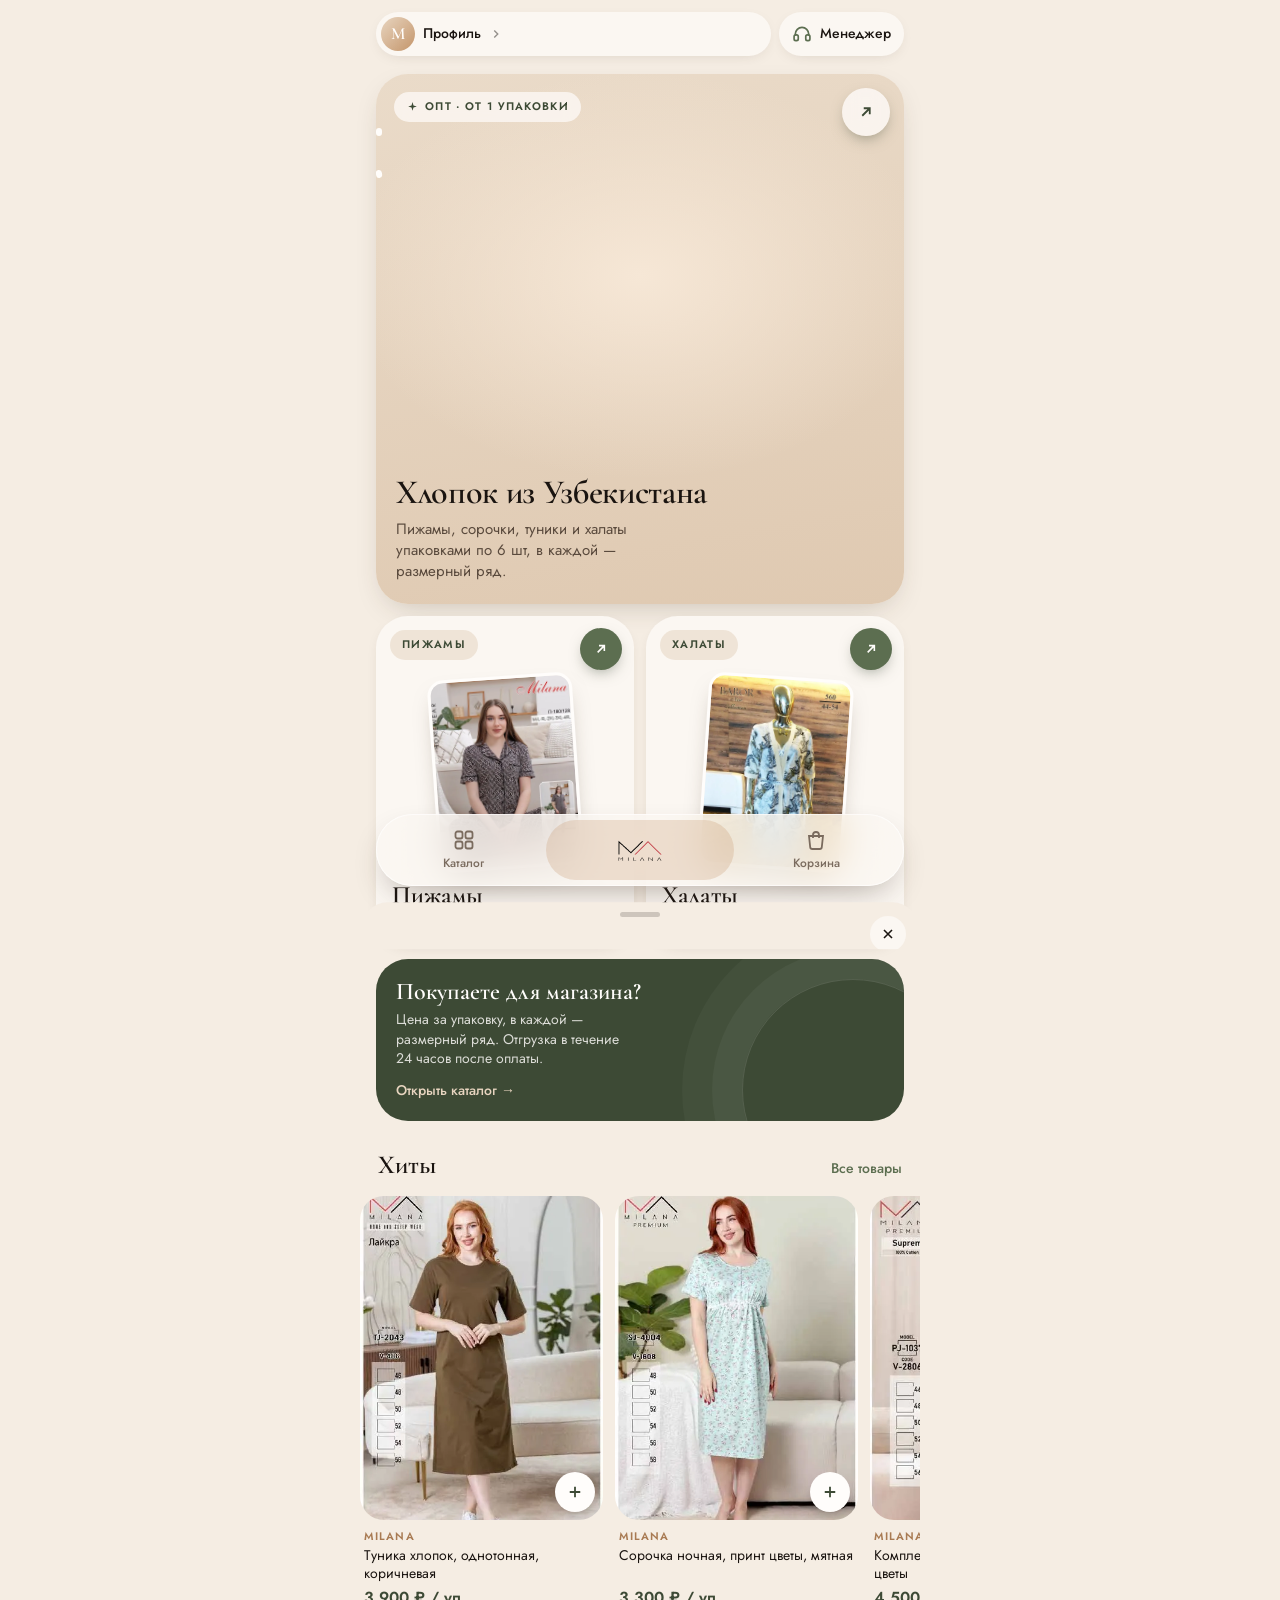
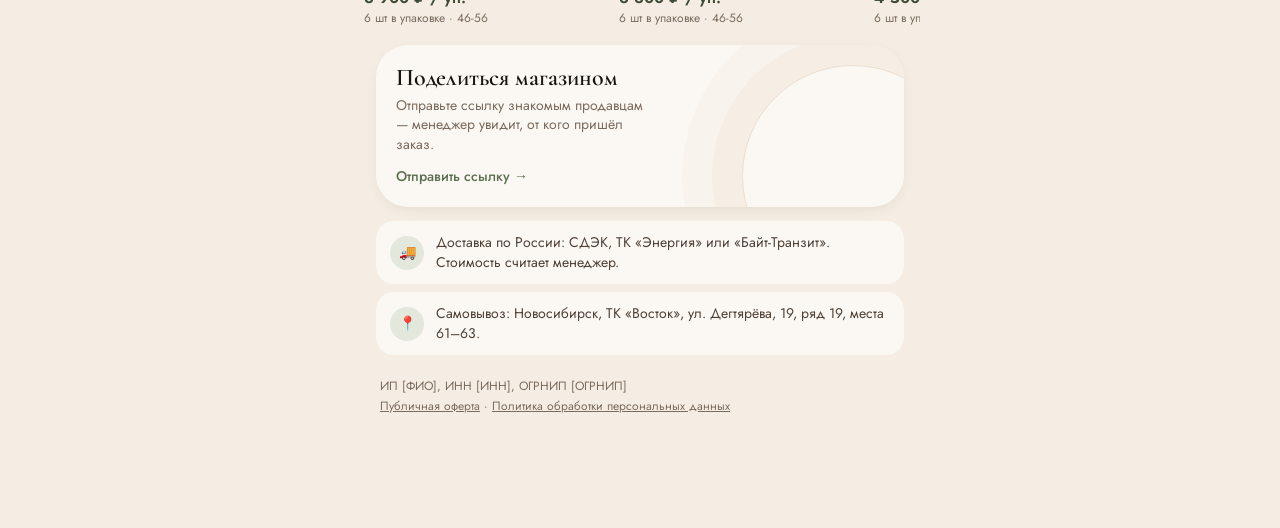
<file: app/index.html>
<!doctype html>
<html lang="ru">
<head>
<meta charset="utf-8">
<meta name="viewport" content="width=device-width, initial-scale=1, viewport-fit=cover, user-scalable=no">
<meta name="theme-color" content="#F5EDE3">
<meta name="robots" content="noindex">
<title>Milana — хлопок из Узбекистана</title>
<meta name="description" content="Пижамы, сорочки, туники и халаты из хлопка оптом. Упаковки по 6 шт с размерным рядом, доставка по России.">
<link rel="preconnect" href="https://fonts.googleapis.com">
<link rel="preconnect" href="https://fonts.gstatic.com" crossorigin>
<link href="https://fonts.googleapis.com/css2?family=Cormorant+Garamond:wght@500;600&family=Jost:wght@400;500;600&display=swap" rel="stylesheet">
<!--
  Мини-приложение Milana. Один код для трёх сред:
  • Telegram Mini App (telegram-web-app.js)  • MAX (max-web-app.js)  • обычный браузер.
  Заказ без формы и без сервера: собирается текстом и открывается в чате менеджера.

  Решение по дизайну (правило непохожести):
  1. Сфера и эмоция: домашняя одежда из хлопка → тепло, мягкость, «натурально и недорого».
  2. Цвет из бренда Milana: беж #C4956A + оливковый #5C6E50 с сайта; красный #C44049 — из уголка логотипа, только точечно.
  3. Шрифты бренда: Cormorant Garamond (заголовки) + Jost (текст), как на сайте — это один бренд.
  От Fly взята только структура (загрузка, плашки, большая карточка, плавающее меню), не цвет и не стиль.
-->
<style>
:root{
  --bg:#F5EDE3; --bg-2:#EFE4D7; --card:#FBF7F2; --line:rgba(26,20,16,.08);
  --beige:#C4956A; --beige-light:#E8D5C0; --beige-deep:#A87A52;
  --green:#5C6E50; --green-dark:#3D4A35; --green-soft:#E3E8DC;
  --red:#C44049; --dark:#1A1410; --muted:#7A6B5E; --white:#FFFDFB;
  --r-xl:32px; --r-lg:24px; --r-md:18px; --r-sm:12px;
  --shadow:0 10px 30px -12px rgba(61,45,30,.28);
  --shadow-soft:0 4px 16px -8px rgba(61,45,30,.22);
  --safe-top:calc(var(--tg-safe-area-inset-top,0px) + var(--tg-content-safe-area-inset-top,0px) + env(safe-area-inset-top,0px));
  --safe-bottom:calc(var(--tg-safe-area-inset-bottom,0px) + env(safe-area-inset-bottom,0px));
  --serif:'Cormorant Garamond',Georgia,serif; --sans:'Jost',-apple-system,'Segoe UI',sans-serif;
}
*{box-sizing:border-box;margin:0;padding:0;-webkit-tap-highlight-color:transparent}
html,body{background:var(--bg);color:var(--dark);font-family:var(--sans);font-size:16px;line-height:1.4;overscroll-behavior:none}
body{min-height:100vh;-webkit-font-smoothing:antialiased}
button{font:inherit;color:inherit;background:none;border:0;cursor:pointer}
input{font:inherit;color:inherit}
img{display:block;max-width:100%}
a{color:inherit}
:focus-visible{outline:2px solid var(--green);outline-offset:2px}
.sr{position:absolute;width:1px;height:1px;overflow:hidden;clip:rect(0 0 0 0)}

/* ───────── Загрузка (как у Fly: иконка, слово, полоска) ───────── */
.loader{position:fixed;inset:0;z-index:100;display:flex;flex-direction:column;align-items:center;justify-content:center;gap:22px;
  background:radial-gradient(60% 40% at 50% 46%,#EBD7C1 0%,rgba(235,215,193,0) 70%),radial-gradient(50% 35% at 70% 80%,#E9DDD0 0%,rgba(233,221,208,0) 70%),var(--bg);
  transition:opacity .45s ease,visibility .45s}
.loader.hide{opacity:0;visibility:hidden}
.loader__icon{width:104px;height:104px;border-radius:30px;display:grid;place-items:center;background:linear-gradient(160deg,#FFFDFB,#F1E6DA);
  border:1px solid rgba(196,149,106,.45);box-shadow:0 18px 40px -16px rgba(168,122,82,.55),inset 0 1px 0 #fff}
.loader__icon img{width:70px}
.loader__word{font-family:var(--sans);font-weight:500;letter-spacing:.42em;font-size:20px;margin-right:-.42em}
.loader__bar{width:138px;height:3px;border-radius:3px;background:rgba(92,110,80,.15);overflow:hidden}
.loader__bar i{display:block;height:100%;width:0;background:var(--green);border-radius:3px;transition:width .35s ease}

/* ───────── Каркас ───────── */
.app{padding:calc(var(--safe-top) + 12px) 16px calc(var(--safe-bottom) + 112px);max-width:560px;margin:0 auto}
.page{display:none;animation:pageIn .35s ease both}
.page.on{display:block}
@keyframes pageIn{from{opacity:0;transform:translateY(8px)}to{opacity:1;transform:none}}

/* верхние плашки */
.topbar{display:flex;gap:8px;align-items:center;margin-bottom:18px}
.pill{height:44px;border-radius:22px;background:var(--card);box-shadow:var(--shadow-soft);display:flex;align-items:center;gap:8px;padding:0 14px;font-weight:500;font-size:14px;white-space:nowrap}
.pill--user{flex:1;min-width:0;padding-left:5px}
.pill--user .ava{width:34px;height:34px;border-radius:50%;flex:none;background:linear-gradient(135deg,var(--beige-light),var(--beige));display:grid;place-items:center;font-family:var(--serif);font-weight:600;font-size:17px;color:var(--white);overflow:hidden}
.pill--user .ava img{width:100%;height:100%;object-fit:cover}
.pill--user span{overflow:hidden;text-overflow:ellipsis}
.pill--user svg{flex:none;opacity:.45}
.seg[hidden],#chatLabel[hidden]{display:none}
.seg{height:44px;border-radius:22px;background:var(--card);box-shadow:var(--shadow-soft);display:flex;padding:4px;flex:none}
.seg button{border-radius:18px;padding:0 13px;font-size:14px;font-weight:500;color:var(--muted);transition:background .25s,color .25s}
.seg button.on{background:var(--green);color:var(--white)}
.pill--chat{flex:none;padding:0 13px}
.pill--chat svg{color:var(--green)}

/* большая карточка */
.hero{position:relative;border-radius:var(--r-xl);padding:20px 20px 22px;overflow:hidden;display:flex;flex-direction:column;
  background:radial-gradient(80% 55% at 50% 38%,#F6E7D6 0%,rgba(246,231,214,0) 70%),linear-gradient(170deg,#EADBC9 0%,#DFC9B1 100%);box-shadow:var(--shadow);text-align:left;width:100%}
.tag{position:absolute;top:18px;left:18px;z-index:3;height:30px;border-radius:15px;padding:0 12px;display:inline-flex;align-items:center;gap:6px;
  background:rgba(255,253,251,.7);backdrop-filter:blur(8px);-webkit-backdrop-filter:blur(8px);font-size:11px;font-weight:600;letter-spacing:.12em;text-transform:uppercase;color:var(--green-dark)}
.arrow{position:absolute;top:14px;right:14px;z-index:3;width:42px;height:42px;border-radius:50%;display:grid;place-items:center;background:var(--green);color:var(--white);box-shadow:0 6px 16px -6px rgba(61,74,53,.6)}
.hero .arrow{width:48px;height:48px;background:rgba(255,253,251,.75);color:var(--green-dark);backdrop-filter:blur(8px);-webkit-backdrop-filter:blur(8px)}
.fan{position:relative;display:block;height:272px;margin:34px -20px 8px}
.fan img{position:absolute;top:0;width:40%;height:auto;aspect-ratio:3/4;object-fit:cover;border-radius:20px;box-shadow:0 18px 34px -14px rgba(61,45,30,.5);border:3px solid var(--white);background:var(--beige-light)}
.fan img:nth-child(1){left:7%;top:42px;transform:rotate(-8deg)}
.fan img:nth-child(2){left:28%;z-index:2;width:44%}
.fan img:nth-child(3){right:7%;top:42px;transform:rotate(8deg)}
.hero h1{position:relative;z-index:2;font-family:var(--serif);font-weight:600;font-size:34px;line-height:1.02;letter-spacing:-.01em}
.hero p{position:relative;z-index:2;margin-top:8px;color:#5A4A3D;font-size:15px;max-width:30ch}

.grid2{display:grid;grid-template-columns:1fr 1fr;gap:12px;margin-top:12px}
.tile{position:relative;border-radius:var(--r-xl);background:var(--card);box-shadow:var(--shadow-soft);padding:16px;display:flex;flex-direction:column;overflow:hidden;text-align:left}
.tile .tag{top:14px;left:14px;background:var(--bg-2)}
.tile .arrow{top:12px;right:12px}
.tile__img{display:block;height:auto;margin:44px auto 14px;transform:rotate(-4deg);width:64%;aspect-ratio:3/4;object-fit:cover;border-radius:16px;border:3px solid var(--white);box-shadow:0 12px 24px -12px rgba(61,45,30,.5);background:var(--beige-light)}
.tile:nth-child(2) .tile__img{transform:rotate(4deg)}
.tile__t{font-family:var(--serif);font-weight:600;font-size:25px;line-height:1}
.tile__s{position:relative;z-index:2;color:var(--muted);font-size:14px;margin-top:4px}

.banner{margin-top:12px;border-radius:var(--r-xl);padding:20px;background:var(--green-dark);color:var(--white);position:relative;overflow:hidden;text-align:left;width:100%;display:block}
.banner::after{content:"";position:absolute;right:-60px;bottom:-80px;width:220px;height:220px;border-radius:50%;border:1px solid rgba(255,255,255,.12);box-shadow:0 0 0 30px rgba(255,255,255,.04),0 0 0 60px rgba(255,255,255,.03)}
.banner b{display:block;font-family:var(--serif);font-weight:600;font-size:24px;line-height:1.05}
.banner span{display:block;margin-top:6px;font-size:14px;opacity:.82;max-width:32ch}
.banner em{display:inline-flex;align-items:center;gap:6px;margin-top:12px;font-style:normal;font-weight:500;font-size:14px;color:var(--beige-light)}
.banner--light{background:var(--card);color:var(--dark);box-shadow:var(--shadow-soft)}
.banner--light span{color:var(--muted);opacity:1}.banner--light em{color:var(--green)}
.banner--light::after{border-color:rgba(196,149,106,.25);box-shadow:0 0 0 30px rgba(196,149,106,.06),0 0 0 60px rgba(196,149,106,.04)}

.h2{display:flex;align-items:baseline;justify-content:space-between;margin:26px 2px 12px}
.h2 h2{font-family:var(--serif);font-weight:600;font-size:26px}
.h2 button{font-size:14px;color:var(--green);font-weight:500}
.rail{display:flex;gap:12px;overflow-x:auto;scroll-snap-type:x mandatory;margin:0 -16px;padding:0 16px 6px;scrollbar-width:none}
.rail::-webkit-scrollbar{display:none}
.rail .card{flex:0 0 46%;scroll-snap-align:start}

.facts{margin-top:14px;display:grid;gap:8px}
.fact{display:flex;gap:12px;align-items:center;background:var(--card);border-radius:var(--r-md);padding:12px 14px;font-size:14px;color:#4E4036}
.fact i{width:34px;height:34px;flex:none;border-radius:50%;background:var(--green-soft);display:grid;place-items:center;color:var(--green);font-style:normal}
.foot{margin:22px 4px 0;font-size:12px;color:var(--muted);line-height:1.6}
.foot a{color:var(--muted)}

/* ───────── Каталог ───────── */
.ptitle{font-family:var(--serif);font-weight:600;font-size:34px;line-height:1;margin:6px 2px 14px;display:flex;align-items:baseline;gap:10px}
.ptitle small{font-family:var(--sans);font-size:14px;font-weight:400;color:var(--muted)}
.search{display:flex;align-items:center;gap:10px;height:48px;border-radius:24px;background:var(--card);box-shadow:var(--shadow-soft);padding:0 16px;margin-bottom:12px}
.search input{flex:1;border:0;background:none;outline:none;font-size:16px;min-width:0}
.search svg{opacity:.45;flex:none}
.chips{display:flex;gap:8px;overflow-x:auto;margin:0 -16px 14px;padding:0 16px 2px;scrollbar-width:none}
.chips::-webkit-scrollbar{display:none}
.chips[hidden]{display:none}
.chips--sub{margin-top:-6px}.chips--sub .chip{height:34px;font-size:13px;background:transparent}
.thumbs{display:flex;gap:8px;margin-top:10px;overflow-x:auto;scrollbar-width:none}.thumbs::-webkit-scrollbar{display:none}
.thumbs button{flex:none;width:56px;height:74px;border-radius:12px;overflow:hidden;border:2px solid transparent;padding:0;background:var(--beige-light)}
.thumbs button.on{border-color:var(--green)}.thumbs img{width:100%;height:100%;object-fit:cover;display:block}
.seg--pk{margin-top:12px;display:inline-flex}.seg--pk button{white-space:nowrap}
.chip{flex:none;height:38px;border-radius:19px;padding:0 15px;background:var(--card);font-size:14px;font-weight:500;color:#5A4A3D;border:1px solid var(--line);transition:all .2s}
.chip.on{background:var(--dark);color:var(--white);border-color:var(--dark)}
.grid{display:grid;grid-template-columns:1fr 1fr;gap:14px 12px}
.card{text-align:left;display:block;width:100%}
.card__img{position:relative;aspect-ratio:3/4;border-radius:var(--r-lg);overflow:hidden;background:var(--beige-light)}
.card__img img{width:100%;height:100%;object-fit:cover}
.badge{position:absolute;top:10px;left:10px;height:24px;padding:0 10px;border-radius:12px;background:var(--red);color:#fff;font-size:12px;font-weight:500;display:flex;align-items:center}
.add{position:absolute;right:8px;bottom:8px;width:40px;height:40px;border-radius:50%;background:var(--white);color:var(--green-dark);display:grid;place-items:center;box-shadow:0 6px 14px -6px rgba(26,20,16,.45);transition:transform .2s}
.add:active{transform:scale(.9)}
.card__b{padding:9px 4px 0}
.card__brand{font-size:11px;letter-spacing:.1em;text-transform:uppercase;color:var(--beige-deep);font-weight:600}
.card__name{font-size:14px;line-height:1.3;margin-top:2px;display:-webkit-box;-webkit-line-clamp:2;-webkit-box-orient:vertical;overflow:hidden;min-height:2.6em}
.card__price{margin-top:5px;font-weight:600;font-size:16px;color:var(--green-dark)}
.card__sub{font-size:12px;color:var(--muted)}
.empty{text-align:center;padding:50px 20px;color:var(--muted)}
.empty b{display:block;font-family:var(--serif);font-size:26px;color:var(--dark);margin-bottom:6px}
.btn{height:54px;border-radius:27px;background:var(--green);color:var(--white);font-weight:500;font-size:16px;display:flex;align-items:center;justify-content:center;gap:8px;width:100%;transition:transform .15s,opacity .2s}
.btn:active{transform:scale(.98)}
.btn[disabled]{opacity:.45}
.btn--ghost{background:var(--card);color:var(--dark);border:1px solid var(--line)}
.btn--sm{height:44px;width:auto;padding:0 20px;display:inline-flex;margin-top:16px}

/* ───────── Корзина ───────── */
.line{display:grid;grid-template-columns:72px 1fr;gap:12px;background:var(--card);border-radius:var(--r-lg);padding:10px;margin-bottom:10px;position:relative}
.line img{width:72px;height:96px;object-fit:cover;border-radius:14px;background:var(--beige-light)}
.line__n{font-size:14px;line-height:1.3;padding-right:26px}
.line__m{font-size:12px;color:var(--muted);margin-top:3px}
.line__row{display:flex;align-items:center;justify-content:space-between;margin-top:10px}
.line__sum{font-weight:600;color:var(--green-dark)}
.line__x{position:absolute;top:8px;right:8px;width:30px;height:30px;border-radius:50%;display:grid;place-items:center;color:var(--muted)}
.step{display:flex;align-items:center;background:var(--bg);border-radius:18px;height:36px}
.step button{width:36px;height:36px;display:grid;place-items:center;font-size:20px;color:var(--green-dark)}
.step b{min-width:22px;text-align:center;font-weight:500;font-size:15px}
.mtag{display:inline-block;font-size:11px;font-weight:600;letter-spacing:.06em;text-transform:uppercase;padding:2px 7px;border-radius:7px;background:var(--green-soft);color:var(--green-dark);margin-right:4px}
.mtag--r{background:#F6E2D5;color:#8A4B2B}
.box{background:var(--card);border-radius:var(--r-lg);padding:16px;margin-top:6px}
.box h3{font-size:13px;font-weight:600;letter-spacing:.08em;text-transform:uppercase;color:var(--muted);margin-bottom:10px}
.opts{display:flex;flex-wrap:wrap;gap:8px}
.row{display:flex;justify-content:space-between;font-size:15px;padding:4px 0}
.row--t{font-size:19px;font-weight:600;border-top:1px dashed rgba(26,20,16,.15);margin-top:8px;padding-top:12px}
.row span:last-child{text-align:right}
.muted{color:var(--muted)}
.check{display:flex;gap:10px;align-items:flex-start;font-size:13px;color:#4E4036;margin-top:14px;line-height:1.45;cursor:pointer}
.check input{width:20px;height:20px;accent-color:var(--green);flex:none;margin-top:1px}
.legal{font-size:12px;color:var(--muted);margin:12px 4px 14px;line-height:1.5}
.legal a{color:var(--green-dark)}

/* ───────── Нижнее меню ───────── */
.tabbar{position:fixed;left:50%;transform:translateX(-50%);bottom:calc(var(--safe-bottom) + 14px);z-index:40;width:min(calc(100% - 32px),528px);height:72px;border-radius:36px;
  display:grid;grid-template-columns:1fr 1.15fr 1fr;align-items:center;padding:6px;background:rgba(251,247,242,.82);backdrop-filter:blur(18px) saturate(1.4);-webkit-backdrop-filter:blur(18px) saturate(1.4);
  box-shadow:0 14px 34px -14px rgba(61,45,30,.45),inset 0 0 0 1px rgba(255,255,255,.6)}
.tab{height:60px;border-radius:30px;display:flex;flex-direction:column;align-items:center;justify-content:center;gap:3px;font-size:12px;font-weight:500;color:var(--muted);position:relative;transition:background .25s,color .25s}
.tab.on{color:var(--green-dark)}
.tab--home{background:rgba(196,149,106,.14)}
.tab--home.on{background:rgba(196,149,106,.26)}
.tab--home img{width:46px;height:auto}
.tab .cnt{position:absolute;top:6px;left:calc(50% + 6px);min-width:19px;height:19px;padding:0 5px;border-radius:10px;background:var(--red);color:#fff;font-size:11px;display:none;align-items:center;justify-content:center}
.tab .cnt.show{display:flex;animation:pop .35s ease}
@keyframes pop{50%{transform:scale(1.35)}}

/* ───────── Листы ───────── */
.veil{position:fixed;inset:0;z-index:60;background:rgba(26,20,16,.38);opacity:0;visibility:hidden;transition:opacity .3s,visibility .3s}
.veil.on{opacity:1;visibility:visible}
.sheet{position:fixed;left:0;right:0;bottom:0;z-index:70;max-width:560px;margin:0 auto;max-height:calc(100vh - var(--safe-top) - 24px);overflow-y:auto;overscroll-behavior:contain;
  background:var(--bg);border-radius:28px 28px 0 0;padding:10px 16px calc(var(--safe-bottom) + 20px);transform:translateY(105%);transition:transform .38s cubic-bezier(.2,.8,.2,1)}
.sheet.on{transform:none}
.grab{width:40px;height:5px;border-radius:3px;background:rgba(26,20,16,.18);margin:0 auto 12px}
.sheet__close{position:absolute;top:14px;right:14px;width:36px;height:36px;border-radius:50%;background:var(--card);display:grid;place-items:center;z-index:2}
.pimg{border-radius:var(--r-lg);overflow:hidden;background:var(--beige-light);height:min(52vh,460px)}
.pimg img{width:100%;height:100%;object-fit:contain}
.pname{font-family:var(--serif);font-weight:600;font-size:28px;line-height:1.05;margin-top:14px}
.pprice{display:flex;align-items:baseline;gap:10px;margin-top:8px}
.pprice b{font-size:24px;color:var(--green-dark)}
.pprice span{color:var(--muted);font-size:14px}
.pnote{font-size:14px;color:#5A4A3D;margin-top:6px}
.sizes{display:flex;flex-wrap:wrap;gap:8px;margin-top:6px}
.size{min-width:48px;height:42px;border-radius:12px;background:var(--card);border:1px solid var(--line);font-weight:500}
.size.on{background:var(--dark);color:var(--white);border-color:var(--dark)}
.label{font-size:13px;font-weight:600;letter-spacing:.08em;text-transform:uppercase;color:var(--muted);margin-top:16px}
.buyrow{display:flex;gap:10px;align-items:center;margin-top:18px}
.buyrow .step{height:54px;border-radius:27px;background:var(--card)}
.buyrow .step button{width:46px;height:54px}
.info a,.info button.lnk{display:flex;justify-content:space-between;align-items:center;width:100%;padding:14px 4px;border-bottom:1px solid var(--line);text-decoration:none;font-size:15px;text-align:left}
.info p{font-size:14px;color:#4E4036;margin:6px 0 10px}
.okmark{width:76px;height:76px;margin:10px auto 4px}
.okmark circle{stroke-dasharray:226;stroke-dashoffset:226;animation:draw .7s ease forwards}
.okmark path{stroke-dasharray:60;stroke-dashoffset:60;animation:draw .45s .55s ease forwards}
@keyframes draw{to{stroke-dashoffset:0}}
.order-text{white-space:pre-wrap;font-size:13px;background:var(--card);border-radius:var(--r-md);padding:12px;margin-top:12px;max-height:200px;overflow:auto;font-family:var(--sans);color:#4E4036}
.center{text-align:center}
.stack{display:grid;gap:10px;margin-top:14px}

.toast{position:fixed;left:50%;top:calc(var(--safe-top) + 12px);transform:translate(-50%,-24px);opacity:0;visibility:hidden;pointer-events:none;z-index:90;background:var(--dark);color:var(--white);padding:11px 18px;border-radius:22px;font-size:14px;transition:transform .35s cubic-bezier(.2,.8,.2,1),opacity .25s,visibility 0s .35s;white-space:nowrap}
.toast.on{transform:translate(-50%,0);opacity:1;visibility:visible;transition:transform .35s cubic-bezier(.2,.8,.2,1),opacity .25s,visibility 0s}

@media (prefers-reduced-motion:reduce){*,*::before,*::after{animation-duration:.01ms!important;transition-duration:.01ms!important}}
@media (min-width:480px){.fan{height:340px}}
</style>
</head>
<body>

<div class="loader" id="loader" aria-hidden="true">
  <div class="loader__icon"><img src="mark.svg" alt=""></div>
  <div class="loader__word">MILANA</div>
  <div class="loader__bar"><i id="loaderBar"></i></div>
</div>

<main class="app" id="app">

  <!-- ГЛАВНАЯ -->
  <section class="page on" id="page-home" aria-label="Главная">
    <div class="topbar">
      <button class="pill pill--user" data-act="info" aria-label="Профиль и информация">
        <span class="ava" id="ava">M</span><span id="hello">Профиль</span>
        <svg width="14" height="14" viewBox="0 0 24 24" fill="none" stroke="currentColor" stroke-width="2.4"><path d="m9 6 6 6-6 6"/></svg>
      </button>
      <div class="seg" id="modeSeg" role="group" aria-label="Тип покупки">
        <button data-mode="opt">Опт</button><button data-mode="retail">Розница</button>
      </div>
      <button class="pill pill--chat" data-act="chat" aria-label="Написать менеджеру">
        <svg width="20" height="20" viewBox="0 0 24 24" fill="none" stroke="currentColor" stroke-width="2"><path d="M4 14v-2a8 8 0 0 1 16 0v2"/><rect x="2.5" y="13" width="5" height="7" rx="2"/><rect x="16.5" y="13" width="5" height="7" rx="2"/></svg><span id="chatLabel" hidden>Менеджер</span>
      </button>
    </div>

    <button class="hero" data-go="catalog" data-cat="Все">
      <span class="tag"><svg width="13" height="13" viewBox="0 0 24 24" fill="currentColor"><path d="M12 2l1.8 6.2L20 10l-6.2 1.8L12 18l-1.8-6.2L4 10l6.2-1.8z"/></svg>Опт · от 1 упаковки</span>
      <span class="arrow"><svg width="18" height="18" viewBox="0 0 24 24" fill="none" stroke="currentColor" stroke-width="2.4"><path d="M7 17 17 7M9 7h8v8"/></svg></span>
      <span class="fan" id="fan"></span>
      <h1>Хлопок из&nbsp;Узбекистана</h1>
      <p id="heroSub">Пижамы, сорочки, туники и&nbsp;халаты упаковками по&nbsp;6&nbsp;шт, в&nbsp;каждой — размерный ряд.</p>
    </button>

    <div class="grid2" id="tiles"></div>

    <button class="banner" data-mode-switch="opt" id="bannerOpt">
      <b>Покупаете для магазина?</b>
      <span>Цена за&nbsp;упаковку, в&nbsp;каждой — размерный ряд. Отгрузка в&nbsp;течение 24&nbsp;часов после оплаты.</span>
      <em>Включить оптовые цены →</em>
    </button>

    <div class="h2"><h2>Хиты</h2><button data-go="catalog" data-cat="Все">Все товары</button></div>
    <div class="rail" id="rail"></div>

    <button class="banner banner--light" data-act="share">
      <b>Поделиться магазином</b>
      <span id="shareText">Отправьте ссылку знакомым продавцам — менеджер увидит, от&nbsp;кого пришёл заказ.</span>
      <em>Отправить ссылку →</em>
    </button>

    <div class="facts">
      <div class="fact"><i>🚚</i><span>Доставка по&nbsp;России: СДЭК, ТК&nbsp;«Энергия» или «Байт-Транзит». Стоимость считает менеджер.</span></div>
      <div class="fact"><i>📍</i><span>Самовывоз: Новосибирск, ТК «Восток», ул.&nbsp;Дегтярёва, 19, ряд 19, места 61–63.</span></div>
    </div>
    <p class="foot" id="foot"></p>
  </section>

  <!-- КАТАЛОГ -->
  <section class="page" id="page-catalog" aria-label="Каталог">
    <h1 class="ptitle">Каталог <small id="count"></small></h1>
    <label class="search"><svg width="18" height="18" viewBox="0 0 24 24" fill="none" stroke="currentColor" stroke-width="2.2"><circle cx="11" cy="11" r="7"/><path d="m20 20-3.5-3.5"/></svg>
      <span class="sr">Поиск</span><input id="q" type="search" placeholder="Поиск: туника, халат, Baror…" autocomplete="off" enterkeyhint="search"></label>
    <div class="chips" id="chips"></div>
    <div class="chips chips--sub" id="chips2" hidden></div>
    <div class="grid" id="grid"></div>
  </section>

  <!-- КОРЗИНА -->
  <section class="page" id="page-cart" aria-label="Корзина">
    <h1 class="ptitle">Корзина <small id="cartCount"></small></h1>
    <div id="cartBody"></div>
  </section>
</main>

<nav class="tabbar" aria-label="Разделы">
  <button class="tab" data-go="catalog" data-tab="catalog">
    <svg width="24" height="24" viewBox="0 0 24 24" fill="none" stroke="currentColor" stroke-width="1.8"><rect x="3.5" y="3.5" width="7" height="7" rx="2"/><rect x="13.5" y="3.5" width="7" height="7" rx="2"/><rect x="3.5" y="13.5" width="7" height="7" rx="2"/><rect x="13.5" y="13.5" width="7" height="7" rx="2"/></svg>Каталог</button>
  <button class="tab tab--home on" data-go="home" data-tab="home" aria-label="Главная"><img src="logo.svg" alt="Milana"></button>
  <button class="tab" data-go="cart" data-tab="cart">
    <svg width="24" height="24" viewBox="0 0 24 24" fill="none" stroke="currentColor" stroke-width="1.8"><path d="M5 8h14l-1.2 11.2a2 2 0 0 1-2 1.8H8.2a2 2 0 0 1-2-1.8z"/><path d="M9 10V7a3 3 0 0 1 6 0v3"/></svg>Корзина<span class="cnt" id="cnt"></span></button>
</nav>

<div class="veil" id="veil" data-act="close"></div>
<div class="sheet" id="sheet" role="dialog" aria-modal="true"><div class="grab"></div>
  <button class="sheet__close" data-act="close" aria-label="Закрыть"><svg width="16" height="16" viewBox="0 0 24 24" fill="none" stroke="currentColor" stroke-width="2.4"><path d="M6 6l12 12M18 6 6 18"/></svg></button>
  <div id="sheetBody"></div>
</div>
<div class="toast" id="toast" role="status" aria-live="polite"></div>

<script src="data.js"></script>
<script>
/* ═════════════ НАСТРОЙКИ — заполнить перед запуском ═════════════ */
const CONFIG = {
  MANAGER_TG: 'Dalir37',                 // username менеджера в Telegram без @ (например 'milana_opt'). Пока пусто — откроется чат по номеру телефона.
  MANAGER_PHONE: '79538906664',   // номер для чата по телефону и звонка
  MANAGER_MAX_URL: '',            // ссылка на чат менеджера в MAX
  APP_LINK_TG: 'https://t.me/milana_shop_bot',                // прямая ссылка на мини-апп: https://t.me/<бот>/<имя_приложения> — нужна для «Поделиться»
  CHANNEL_TG: '',                 // ссылка на канал, например https://t.me/milana_nsk
  RETAIL_ENABLED: false,          // розница выключена: включить true, когда будут отобраны открытые модели и размеры
  RETAIL_MARKUP: 1.6,             // ВРЕМЕННО: розница = опт за шт × 1.6, округление до …90 ₽. Замените своими ценами (поле retail в data.js).
  HIDE_IDS: [1,2,3,4,5,6,7,8,9,10,11,12,13,14,401,402,403,404,405,406,407,408,409,410,411,412,413,501,502,503,504], // 401–413 топики и 501–504 бельё скрыты, пока нет цены // старые карточки с чужими фото (дубли 101–116) — скрыты, пока не исправлены
  HERO_IDS: [131,141,120],        // фото на большой карточке
  TILES: [{cat:'Пижамы',id:126},{cat:'Халаты',id:47}],
  SELLER: 'ИП [ФИО], ИНН [ИНН], ОГРНИП [ОГРНИП]', // реквизиты продавца — показываются в подвале и в документах
};
/* ═══════════════════════════════════════════════════════════════ */

const ALL = (window.MILANA_PRODUCTS||[]).filter(p=>!CONFIG.HIDE_IDS.includes(p.id))
  .sort((a,b)=>(b.brand==='Milana')-(a.brand==='Milana')); // своя марка — первой
const byId = id => ALL.find(p=>p.id===id) || (window.MILANA_PRODUCTS||[]).find(p=>p.id===id);
const CATS = ['Все','Пижамы','Сорочки','Туники','Халаты','Пеньюары','Комплекты','Лифчики','Топики','Прочее'].filter(c=>c==='Все'||ALL.some(p=>p.cat===c));
const $ = s=>document.querySelector(s);
const esc = s=>String(s).replace(/[&<>"']/g,c=>({'&':'&amp;','<':'&lt;','>':'&gt;','"':'&quot;',"'":'&#39;'}[c]));
const rub = n=>Math.round(n).toLocaleString('ru-RU')+' ₽';
const retail = p=>p.retail || Math.ceil(p.opt*CONFIG.RETAIL_MARKUP/100)*100-10;
const plural=(n,a,b,c)=>{n=Math.abs(n)%100;const m=n%10;return n>10&&n<20?c:m>1&&m<5?b:m===1?a:c};

/* хранилище: localStorage может быть недоступен — работаем и без него */
const store={get(k,d){try{const v=localStorage.getItem('milana-app-'+k);return v?JSON.parse(v):d}catch(e){return d}},
             set(k,v){try{localStorage.setItem('milana-app-'+k,JSON.stringify(v))}catch(e){}}};

const DELIVERY=['Самовывоз','СДЭК','ТК «Энергия»','ТК «Байт-Транзит»']; // способы получения (Почтой России не отправляем)
const state={page:'home',mode:CONFIG.RETAIL_ENABLED?store.get('mode','opt'):'opt',cat:'Все',q:'',
  sub:'',cart:store.get('cart',[]).filter(i=>byId(i.id)&&(CONFIG.RETAIL_ENABLED||i.mode==='opt'||byId(i.id).retailOk)),delivery:DELIVERY.includes(store.get('delivery'))?store.get('delivery'):'СДЭК',ads:false,sheet:null,lastOrder:null};

/* ═════════════ Платформа: Telegram / MAX / браузер ═════════════ */
const Pf={kind:'web',api:null,user:null,start:''};
function loadScript(src,ms){return new Promise(res=>{const s=document.createElement('script');s.src=src;s.async=true;
  const t=setTimeout(()=>res(false),ms);s.onload=()=>{clearTimeout(t);res(true)};s.onerror=()=>{clearTimeout(t);res(false)};document.head.appendChild(s)})}
async function initPlatform(){
  const inTg=/tgWebApp/i.test(location.hash+location.search);
  if(inTg) await loadScript('https://telegram.org/js/telegram-web-app.js',3000);
  const tg=window.Telegram&&window.Telegram.WebApp;
  if(tg&&tg.initData){
    Pf.kind='tg';Pf.api=tg;Pf.user=tg.initDataUnsafe&&tg.initDataUnsafe.user;Pf.start=(tg.initDataUnsafe&&tg.initDataUnsafe.start_param)||'';
    try{tg.ready();tg.expand()}catch(e){}
    const v=x=>{try{return tg.isVersionAtLeast(x)}catch(e){return false}};
    try{if(v('8.0')&&['ios','android'].includes(tg.platform))tg.requestFullscreen()}catch(e){}
    try{if(v('7.7'))tg.disableVerticalSwipes()}catch(e){}
    try{tg.setHeaderColor('#F5EDE3');tg.setBackgroundColor('#F5EDE3');if(v('7.10'))tg.setBottomBarColor('#F5EDE3')}catch(e){}
    try{tg.BackButton.onClick(goBack)}catch(e){}
    return;
  }
  if(!inTg){
    await loadScript('https://st.max.ru/js/max-web-app.js',2500);
    const m=window.WebApp;
    if(m&&m.initData){
      Pf.kind='max';Pf.api=m;Pf.user=m.initDataUnsafe&&m.initDataUnsafe.user;Pf.start=(m.initDataUnsafe&&m.initDataUnsafe.start_param)||'';
      try{m.ready&&m.ready()}catch(e){}
      try{m.BackButton.onClick(goBack)}catch(e){}
    }
  }
  if(Pf.kind==='web'){const sp=new URLSearchParams(location.search);Pf.start=sp.get('start')||''}
}
const haptic=(t='light')=>{try{Pf.api&&Pf.api.HapticFeedback&&Pf.api.HapticFeedback.impactOccurred(t)}catch(e){}};
const hapticOk=()=>{try{Pf.api&&Pf.api.HapticFeedback&&Pf.api.HapticFeedback.notificationOccurred('success')}catch(e){}};
function backBtn(show){try{const b=Pf.api&&Pf.api.BackButton;if(b)show?b.show():b.hide()}catch(e){}}
function closingGuard(){try{if(Pf.kind!=='tg')return;state.cart.length?Pf.api.enableClosingConfirmation():Pf.api.disableClosingConfirmation()}catch(e){}}
function openLink(url){
  try{
    if(Pf.kind==='tg'){ /^https:\/\/t\.me\//.test(url)?Pf.api.openTelegramLink(url):Pf.api.openLink(url); return }
    if(Pf.kind==='max'){ /^https:\/\/max\.ru\//.test(url)&&Pf.api.openMaxLink?Pf.api.openMaxLink(url):Pf.api.openLink(url); return }
  }catch(e){}
  window.open(url,'_blank','noopener');
}

/* ═════════════ Навигация ═════════════ */
function go(page,opts={}){
  if(opts.cat){state.cat=opts.cat;state.sub='';renderCatalog()}
  state.page=page;
  document.querySelectorAll('.page').forEach(s=>s.classList.toggle('on',s.id==='page-'+page));
  document.querySelectorAll('.tab').forEach(t=>t.classList.toggle('on',t.dataset.tab===page));
  if(page==='cart')renderCart();
  window.scrollTo(0,0);syncBack();
}
function goBack(){ if(state.sheet){closeSheet();return} if(state.page!=='home'){go('home')} }
function syncBack(){backBtn(!!state.sheet||state.page!=='home')}

/* ═════════════ Отрисовка ═════════════ */
const img=(p,cls='')=>`<img ${cls?`class="${cls}"`:''} src="${esc(p.img)}" alt="${esc(p.name)}" loading="lazy" decoding="async" width="600" height="800">`;
function priceHTML(p){
  if(p.packOptions&&state.mode==='opt')return `<div class="card__price">${rub(p.opt)} / шт</div><div class="card__sub">упаковка ${p.packOptions.join(' или ')} шт</div>`;
  if(p.retailOk&&state.mode==='opt')return `<div class="card__price">${rub(p.packPrice)} / уп.</div><div class="card__sub">${p.pack} шт · розница ${rub(p.retail)}</div>`;
  return state.mode==='opt'
    ? `<div class="card__price">${rub(p.packPrice)} / уп.</div><div class="card__sub">${p.pack} шт в упаковке${p.sizes?' · '+esc(p.sizes):''}</div>`
    : `<div class="card__price">${rub(retail(p))}</div><div class="card__sub">${p.sizes?'Размеры '+esc(p.sizes):'Единый размер'}</div>`;
}
function cardHTML(p){
  return `<div class="card" role="button" tabindex="0" data-open="${p.id}">
    <div class="card__img">${p.badge?`<span class="badge">${esc(p.badge)}</span>`:''}${img(p)}
      <button class="add" data-quick="${p.id}" aria-label="В корзину"><svg width="18" height="18" viewBox="0 0 24 24" fill="none" stroke="currentColor" stroke-width="2.4"><path d="M12 5v14M5 12h14"/></svg></button></div>
    <div class="card__b"><div class="card__brand">${esc(p.brand||p.cat)}</div><div class="card__name">${esc(p.name)}</div>${priceHTML(p)}</div></div>`;
}
function renderHome(){
  $('#fan').innerHTML=CONFIG.HERO_IDS.map(byId).filter(Boolean).map(p=>img(p)).join('');
  $('#tiles').innerHTML=CONFIG.TILES.map(t=>{const p=byId(t.id);const n=ALL.filter(x=>x.cat===t.cat).length;
    return `<button class="tile" data-go="catalog" data-cat="${esc(t.cat)}">
      <span class="tag">${esc(t.cat)}</span>
      <span class="arrow"><svg width="16" height="16" viewBox="0 0 24 24" fill="none" stroke="currentColor" stroke-width="2.4"><path d="M7 17 17 7M9 7h8v8"/></svg></span>
      ${p?img(p,'tile__img'):''}<span class="tile__t">${esc(t.cat)}</span><span class="tile__s">${n} ${plural(n,'модель','модели','моделей')}</span></button>`}).join('');
  const hits=[...ALL.filter(p=>p.brand==="Milana").slice(0,6),...ALL.filter(p=>p.badge)].slice(0,10);
  $('#rail').innerHTML=hits.map(cardHTML).join('');
  $('#bannerOpt').style.display=(CONFIG.RETAIL_ENABLED&&state.mode==='opt')?'none':'';
  if(!CONFIG.RETAIL_ENABLED)$('#bannerOpt em').textContent='Открыть каталог →';
  $('#foot').innerHTML=`${esc(CONFIG.SELLER)}<br><a href="legal/oferta.html">Публичная оферта</a> · <a href="legal/privacy.html">Политика обработки персональных данных</a>`;
}
const SUBS=['Все','Без пушап','Пушап','С трусами','B','C','D','E'];
function renderChips(){
  $('#chips').innerHTML=CATS.map(c=>`<button class="chip ${c===state.cat?'on':''}" data-chip="${esc(c)}">${esc(c)}</button>`).join('');
  const c2=$('#chips2');c2.hidden=state.cat!=='Лифчики';
  if(!c2.hidden)c2.innerHTML=SUBS.map(c=>`<button class="chip ${(c==='Все'?!state.sub:c===state.sub)?'on':''}" data-sub="${esc(c)}">${c.length===1?'Чашка '+c:esc(c)}</button>`).join('');
}
function renderCatalog(){
  renderChips();
  const q=state.q.trim().toLowerCase();
  const list=ALL.filter(p=>(state.cat==='Все'||p.cat===state.cat)&&(!state.sub||state.cat!=='Лифчики'||(p.tags||[]).includes(state.sub))&&(!q||(p.name+' '+p.brand+' '+p.cat).toLowerCase().includes(q)));
  $('#count').textContent=list.length+' '+plural(list.length,'товар','товара','товаров');
  $('#grid').innerHTML=list.length?list.map(cardHTML).join(''):`<div class="empty" style="grid-column:1/-1"><b>Ничего не нашли</b>Попробуйте другое слово или категорию</div>`;
}
function refreshPrices(){renderHome();renderCatalog();if(state.page==='cart')renderCart()}

/* ═════════════ Корзина ═════════════ */
const lineKey=(id,mode,size,pk)=>id+'|'+mode+'|'+(size||'')+'|'+(pk||'');
const packOf=i=>i.pk||byId(i.id).pack;
const linePrice=i=>{const p=byId(i.id);return i.mode==='opt'?(p.packOptions?p.opt*packOf(i):p.packPrice):retail(p)};
const total=()=>state.cart.reduce((s,i)=>s+linePrice(i)*i.qty,0);
function saveCart(){store.set('cart',state.cart);updateBadge();closingGuard()}
function updateBadge(){const n=state.cart.reduce((s,i)=>s+i.qty,0);const c=$('#cnt');c.textContent=n;c.classList.remove('show');void c.offsetWidth;c.classList.toggle('show',n>0)}
function addToCart(id,mode,size,qty=1,pk=0){
  const pp=byId(id);pk=mode==='opt'&&pp.packOptions?(pk||pp.pack):0;
  const k=lineKey(id,mode,size,pk);const ex=state.cart.find(i=>i.key===k);
  if(ex)ex.qty=Math.min(99,ex.qty+qty);else state.cart.push({key:k,id,mode,size:size||'',pk,qty});
  saveCart();haptic('medium');toast(mode==='opt'?'Упаковка в корзине':'Добавлено в корзину');
}
function sizesOf(p){
  const s=(p.sizes||'').trim();const m=s.match(/^(\d{2})\s*[-–]\s*(\d{2})$/);
  if(m){const a=+m[1],b=+m[2],r=[];for(let x=a;x<=b;x+=2)r.push(String(x));return r}
  return s?s.split(/[,/;]\s*/).filter(Boolean):[];
}
function renderCart(){
  const n=state.cart.reduce((s,i)=>s+i.qty,0);
  $('#cartCount').textContent=n?n+' '+plural(n,'позиция','позиции','позиций'):'';
  if(!state.cart.length){$('#cartBody').innerHTML=`<div class="empty"><b>Пока пусто</b>Добавьте пижаму, тунику или халат из каталога<br><button class="btn btn--sm" data-go="catalog" data-cat="Все">Открыть каталог</button></div>`;return}
  const where={tg:'в Telegram',max:'в MAX',web:'менеджеру'}[Pf.kind];
  $('#cartBody').innerHTML=state.cart.map(i=>{const p=byId(i.id);
    const meta=i.mode==='opt'?`<span class="mtag">Опт</span>${packOf(i)} шт в упаковке${p.sizes?', р. '+esc(p.sizes):''}`:`<span class="mtag mtag--r">Розница</span>${i.size?'размер '+esc(i.size):'единый размер'}`;
    return `<div class="line">${img(p)}<div><div class="line__n">${esc(p.name)}</div><div class="line__m">${meta}</div>
      <div class="line__row"><div class="step"><button data-dec="${esc(i.key)}" aria-label="Меньше">−</button><b>${i.qty}</b><button data-inc="${esc(i.key)}" aria-label="Больше">+</button></div>
      <span class="line__sum">${rub(linePrice(i)*i.qty)}</span></div></div>
      <button class="line__x" data-del="${esc(i.key)}" aria-label="Удалить"><svg width="14" height="14" viewBox="0 0 24 24" fill="none" stroke="currentColor" stroke-width="2.4"><path d="M6 6l12 12M18 6 6 18"/></svg></button></div>`}).join('')+
  `<div class="box"><h3>Получение</h3><div class="opts">${DELIVERY.map(d=>`<button class="chip ${d===state.delivery?'on':''}" data-deliv="${d}">${d}</button>`).join('')}</div>
     <p class="muted" style="font-size:13px;margin-top:10px">${state.delivery==='Самовывоз'?'ТК «Восток», Новосибирск. Время согласуем в чате.':'Город и адрес напишете менеджеру в чате, он посчитает доставку.'}</p></div>
   <div class="box"><div class="row"><span class="muted">Товары</span><span>${rub(total())}</span></div>
     <div class="row"><span class="muted">Доставка</span><span>${state.delivery==='Самовывоз'?'бесплатно':'по тарифу перевозчика'}</span></div>
     <div class="row row--t"><span>Итого</span><span>${rub(total())}</span></div>
     <label class="check"><input type="checkbox" id="ads" ${state.ads?'checked':''}><span>Хочу получать подборки и скидки от Milana в мессенджере. <a href="legal/consent-ads.html">Согласие на рассылку</a></span></label></div>
   <p class="legal">Нажимая кнопку, вы откроете чат с менеджером: заказ уже будет вписан в сообщение, останется отправить. Отправляя заказ, вы принимаете <a href="legal/oferta.html">публичную оферту</a>. Как мы обращаемся с данными — в <a href="legal/privacy.html">политике</a>.</p>
   <button class="btn" data-act="order"><svg width="20" height="20" viewBox="0 0 24 24" fill="currentColor"><path d="M21.4 4.3 2.9 11.4c-1.3.5-1.2 1.3-.2 1.6l4.7 1.5 1.8 5.6c.2.6.4.8.9.8.4 0 .6-.2.9-.4l2.3-2.2 4.7 3.5c.9.5 1.5.2 1.7-.8l3.1-14.6c.3-1.3-.5-1.9-1.4-1.1z"/></svg>Оформить заказ ${where}</button>`;
}

/* ═════════════ Заказ: текст → чат менеджера ═════════════ */
const photoLink=p=>CONFIG.APP_LINK_TG?`${CONFIG.APP_LINK_TG}?startapp=p${p.id}`:'';
function orderText(no){
  const lines=[];const opt=state.cart.filter(i=>i.mode==='opt'),ret=state.cart.filter(i=>i.mode==='retail');let k=1;
  lines.push(`Здравствуйте! Заказ ${no} из мини-приложения Milana`);
  if(opt.length){lines.push('','ОПТ:');opt.forEach(i=>{const p=byId(i.id);lines.push(`${k++}. ${p.name} (арт. ${p.id}) — ${i.qty} уп. × ${packOf(i)} шт = ${rub(linePrice(i)*i.qty)}`);if(photoLink(p))lines.push('   Фото: '+photoLink(p))})}
  if(ret.length){lines.push('','РОЗНИЦА:');ret.forEach(i=>{const p=byId(i.id);lines.push(`${k++}. ${p.name} (арт. ${p.id})${i.size?', р. '+i.size:''} — ${i.qty} шт = ${rub(retail(p)*i.qty)}`);if(photoLink(p))lines.push('   Фото: '+photoLink(p))})}
  lines.push('',`Итого: ${rub(total())} без доставки`,`Получение: ${state.delivery}`);
  if(state.delivery!=='Самовывоз')lines.push('Город и адрес: ');
  lines.push(`Подборки и скидки: ${state.ads?'да, согласна(ен) получать':'нет'}`);
  const ref=(Pf.start.match(/r(\d+)/)||[])[1];if(ref)lines.push(`По ссылке от: ${ref}`);
  return lines.join('\n');
}
function managerUrl(text){
  if(Pf.kind==='max'&&CONFIG.MANAGER_MAX_URL)return CONFIG.MANAGER_MAX_URL;
  if(CONFIG.MANAGER_TG)return `https://t.me/${CONFIG.MANAGER_TG}?text=${encodeURIComponent(text)}`;
  return `https://t.me/+${CONFIG.MANAGER_PHONE}`;
}
const textPrefilled=()=>!!CONFIG.MANAGER_TG&&!(Pf.kind==='max'&&CONFIG.MANAGER_MAX_URL);
function placeOrder(){
  if(!state.cart.length)return;
  const no='M-'+Date.now().toString(36).slice(-5).toUpperCase();
  const text=orderText(no);state.lastOrder={no,text};
  copy(text,true);hapticOk();
  openLink(managerUrl(text));
  openSheet('done');
}
function copy(text,silent){
  const ok=()=>!silent&&toast('Скопировано');
  try{if(navigator.clipboard&&window.isSecureContext){navigator.clipboard.writeText(text).then(ok,()=>legacy());return}}catch(e){}
  legacy();
  function legacy(){try{const t=document.createElement('textarea');t.value=text;t.setAttribute('readonly','');t.style.position='fixed';t.style.opacity='0';document.body.appendChild(t);t.select();document.execCommand('copy');t.remove();ok()}catch(e){}}
}

/* ═════════════ Листы: товар, инфо, готово ═════════════ */
let sheetProduct=null,sheetSize='',sheetQty=1,sheetMode='opt',sheetPk=0;
const modeOf=()=>CONFIG.RETAIL_ENABLED?state.mode:sheetMode;
function openSheet(kind,arg){
  state.sheet=kind;const b=$('#sheetBody');
  if(kind==='product'){sheetProduct=byId(arg);sheetSize='';sheetQty=1;sheetMode='opt';sheetPk=sheetProduct.packOptions?sheetProduct.pack:0;b.innerHTML=productSheet()}
  if(kind==='info')b.innerHTML=infoSheet();
  if(kind==='done')b.innerHTML=doneSheet();
  $('#sheet').scrollTop=0;$('#veil').classList.add('on');$('#sheet').classList.add('on');syncBack();
}
function closeSheet(){state.sheet=null;$('#veil').classList.remove('on');$('#sheet').classList.remove('on');syncBack()}
function productSheet(){
  const p=sheetProduct,sz=sizesOf(p),mode=modeOf(),opt=mode==='opt',pk=sheetPk||p.pack;
  const segMode=CONFIG.RETAIL_ENABLED
    ?`<div class="seg" style="margin-top:14px;display:inline-flex" role="group" aria-label="Тип покупки"><button data-mode="opt" class="${opt?'on':''}">Опт</button><button data-mode="retail" class="${opt?'':'on'}">Розница</button></div>`
    :(p.retailOk?`<div class="seg" style="margin-top:14px;display:inline-flex" role="group" aria-label="Тип покупки"><button data-smode="opt" class="${opt?'on':''}">Опт, ${p.pack} шт</button><button data-smode="retail" class="${opt?'':'on'}">Розница</button></div>`:'');
  const thumbs=(p.imgs&&p.imgs.length>1)?`<div class="thumbs">${p.imgs.map((u,n)=>`<button data-thumb="${esc(u)}" class="${n?'':'on'}" aria-label="Фото ${n+1}"><img src="${esc(u)}" alt="" loading="lazy" width="56" height="74"></button>`).join('')}</div>`:'';
  const price=!opt
    ?`<div class="pprice"><b>${rub(retail(p))}</b><span>за 1 шт</span></div>
       ${sz.length?`<div class="label">Размер</div><div class="sizes">${sz.map(s=>`<button class="size" data-size="${esc(s)}">${esc(s)}</button>`).join('')}</div>`:''}`
    :p.packOptions
      ?`<div class="seg seg--pk" role="group" aria-label="Размер упаковки">${p.packOptions.map(n=>`<button data-pk="${n}" class="${n===pk?'on':''}">${n} шт · ${rub(p.opt*n)}</button>`).join('')}</div>
        <div class="pprice"><b>${rub(p.opt*pk)}</b><span>за упаковку · ${pk} шт × ${rub(p.opt)}</span></div>
        <p class="pnote">Берите упаковкой ${p.packOptions.join(' или ')} шт${p.minOrder?' ('+esc(p.minOrder)+')':''}. ${p.cat==='Лифчики'||p.cat==='Топики'?'В упаковке один цвет, размеры разные.':'Цвета и размеры в упаковке уточнит менеджер.'}</p>`
      :`<div class="pprice"><b>${rub(p.packPrice)}</b><span>за упаковку · ${p.pack} шт</span></div>
        <p class="pnote">В упаковке размерный ряд${p.sizes?' '+esc(p.sizes):''}${p.minOrder?'. Минимальный заказ '+esc(p.minOrder):''}. Цвета и принты в упаковке могут отличаться — уточнит менеджер.</p>`;
  return `<div class="pimg">${img(p)}</div>${thumbs}
   <div class="card__brand" style="margin-top:14px">${p.brand?esc(p.brand)+' · ':''}${esc(p.cat)} · арт. ${p.id}</div>
   <h2 class="pname">${esc(p.name)}</h2>
   ${segMode}
   ${price}
   <div class="buyrow"><div class="step"><button data-sq="-1" aria-label="Меньше">−</button><b id="sq">${sheetQty}</b><button data-sq="1" aria-label="Больше">+</button></div>
     <button class="btn" data-act="addSheet" id="addSheet">${opt?'Добавить упаковку':'В корзину'}</button></div>
   ${p.desc?`<p class="muted" style="font-size:13px;margin-top:12px">${esc(p.desc)}</p>`:'<p class="muted" style="font-size:13px;margin-top:12px">100% хлопок или хлопок с бамбуком — состав уточняйте у менеджера по артикулу.</p>'}`;
}
function infoSheet(){
  const name=Pf.user?esc([Pf.user.first_name,Pf.user.last_name].filter(Boolean).join(' ')):'Гость';
  return `<h2 class="pname" style="margin-top:4px">${name}</h2>
   <div class="info">
     <p>Milana — домашняя одежда из хлопка с фабрик Узбекистана. Продаём оптом упаковками${CONFIG.RETAIL_ENABLED?' и в розницу':''}, отгружаем по всей России.</p>
     ${CONFIG.CHANNEL_TG?`<button class="lnk" data-link="${esc(CONFIG.CHANNEL_TG)}">Наш канал с новинками<span>→</span></button>`:''}
     <button class="lnk" data-act="chat">Написать менеджеру<span>→</span></button>
     <a href="tel:+${CONFIG.MANAGER_PHONE}">Позвонить: +${CONFIG.MANAGER_PHONE.replace(/(\d)(\d{3})(\d{3})(\d{2})(\d{2})/,'$1 $2 $3-$4-$5')}<span>→</span></a>
     <button class="lnk" data-act="share">Поделиться магазином<span>→</span></button>
     <a href="legal/oferta.html">Публичная оферта<span>→</span></a>
     <a href="legal/privacy.html">Политика обработки персональных данных<span>→</span></a>
     <a href="legal/consent-ads.html">Согласие на рекламную рассылку<span>→</span></a>
     <p style="margin-top:14px;font-size:12px" class="muted">${esc(CONFIG.SELLER)}<br>Новосибирск, ТК «Восток», ул. Дегтярёва, 19, ряд 19, места 61–63</p>
   </div>`;
}
function doneSheet(){
  const o=state.lastOrder;const pre=textPrefilled();
  return `<svg class="okmark" viewBox="0 0 80 80" fill="none" stroke="#5C6E50" stroke-width="3.5" stroke-linecap="round" stroke-linejoin="round"><circle cx="40" cy="40" r="36"/><path d="M25 41l10 10 20-22"/></svg>
   <h2 class="pname center" style="margin-top:6px">Заказ ${esc(o.no)} готов</h2>
   <p class="center muted" style="margin-top:6px;font-size:15px">${pre?'Мы открыли чат с менеджером — заказ уже в поле сообщения. Нажмите «Отправить».':'Текст заказа скопирован. В открывшемся чате вставьте его в сообщение и отправьте.'}</p>
   <div class="order-text">${esc(o.text)}</div>
   <div class="stack"><button class="btn" data-act="reopen">Открыть чат ещё раз</button>
     <button class="btn btn--ghost" data-act="copyOrder">Скопировать заказ</button>
     <button class="btn btn--ghost" data-act="finish">Готово, я отправил(а) — очистить корзину</button></div>`;
}
function share(){
  const uid=Pf.user&&Pf.user.id;
  const base=CONFIG.APP_LINK_TG||location.origin+location.pathname;
  const link=CONFIG.APP_LINK_TG?(uid?`${base}?startapp=r${uid}`:base):(uid?`${base}?start=r${uid}`:base);
  const text='Milana — пижамы, сорочки, туники и халаты из хлопка оптом. Упаковки с размерным рядом, доставка по России';
  if(Pf.kind==='tg'){openLink(`https://t.me/share/url?url=${encodeURIComponent(link)}&text=${encodeURIComponent(text)}`);return}
  if(Pf.kind==='max'&&Pf.api.shareContent){try{Pf.api.shareContent({text,link});return}catch(e){}}
  if(navigator.share){navigator.share({title:'Milana',text,url:link}).catch(()=>{});return}
  copy(link);
}
let tt;function toast(m){const t=$('#toast');t.textContent=m;t.classList.add('on');clearTimeout(tt);tt=setTimeout(()=>t.classList.remove('on'),2200)}

function setMode(m){
  if(m===state.mode)return;state.mode=m;store.set('mode',m);haptic('light');
  document.querySelectorAll('.seg [data-mode]').forEach(b=>b.classList.toggle('on',b.dataset.mode===m));
  refreshPrices();
  if(state.sheet==='product'){$('#sheetBody').innerHTML=productSheet()}
}

/* ═════════════ События (делегирование, без inline-обработчиков) ═════════════ */
document.addEventListener('click',e=>{
  const t=e.target.closest('[data-act],[data-go],[data-open],[data-quick],[data-mode],[data-mode-switch],[data-chip],[data-inc],[data-dec],[data-del],[data-deliv],[data-size],[data-sq],[data-link],[data-smode],[data-pk],[data-thumb],[data-sub]');
  if(!t)return;const d=t.dataset;
  if(d.quick){e.stopPropagation();const p=byId(+d.quick);
    if(state.mode==='retail'&&sizesOf(p).length){openSheet('product',p.id);return}
    addToCart(p.id,state.mode,'');t.animate&&t.animate([{transform:'scale(1)'},{transform:'scale(1.25)'},{transform:'scale(1)'}],{duration:300});return}
  if(d.open){openSheet('product',+d.open);return}
  if(d.smode){sheetMode=d.smode;sheetSize='';haptic('light');$('#sheetBody').innerHTML=productSheet();return}
  if(d.pk){sheetPk=+d.pk;haptic('light');$('#sheetBody').innerHTML=productSheet();return}
  if(d.thumb){const im=document.querySelector('.pimg img');if(im){im.src=d.thumb;im.removeAttribute('srcset')}document.querySelectorAll('.thumbs button').forEach(b=>b.classList.toggle('on',b===t));return}
  if('sub' in d){state.sub=d.sub==='Все'?'':d.sub;haptic('light');renderCatalog();return}
  if(d.go){if(state.sheet)closeSheet();go(d.go,{cat:d.cat});return}
  if(d.mode){setMode(d.mode);return}
  if(d.modeSwitch){if(CONFIG.RETAIL_ENABLED)setMode(d.modeSwitch);go('catalog',{cat:'Все'});return}
  if(d.chip){state.cat=d.chip;state.sub='';haptic('light');renderCatalog();return}
  if(d.inc||d.dec){const i=state.cart.find(x=>x.key===(d.inc||d.dec));if(!i)return;i.qty=Math.max(1,Math.min(99,i.qty+(d.inc?1:-1)));haptic('light');saveCart();renderCart();return}
  if(d.del){state.cart=state.cart.filter(x=>x.key!==d.del);haptic('medium');saveCart();renderCart();return}
  if(d.deliv){state.delivery=d.deliv;store.set('delivery',d.deliv);renderCart();return}
  if(d.size){sheetSize=d.size;document.querySelectorAll('.size').forEach(b=>b.classList.toggle('on',b===t));haptic('light');return}
  if(d.sq){sheetQty=Math.max(1,Math.min(99,sheetQty+(+d.sq)));$('#sq').textContent=sheetQty;return}
  if(d.link){openLink(d.link);return}
  switch(d.act){
    case 'close':closeSheet();break;
    case 'info':openSheet('info');break;
    case 'chat':openLink(CONFIG.MANAGER_TG?`https://t.me/${CONFIG.MANAGER_TG}`:(Pf.kind==='max'&&CONFIG.MANAGER_MAX_URL)||`https://t.me/+${CONFIG.MANAGER_PHONE}`);break;
    case 'share':share();break;
    case 'addSheet':{const p=sheetProduct;
      const mode=modeOf();
      if(mode==='retail'&&sizesOf(p).length&&!sheetSize){toast('Выберите размер');document.querySelector('.sizes')?.animate([{transform:'translateX(0)'},{transform:'translateX(-6px)'},{transform:'translateX(6px)'},{transform:'translateX(0)'}],{duration:280});return}
      addToCart(p.id,mode,mode==='retail'?sheetSize:'',sheetQty,sheetPk);closeSheet();break}
    case 'order':placeOrder();break;
    case 'reopen':openLink(managerUrl(state.lastOrder.text));break;
    case 'copyOrder':copy(state.lastOrder.text);break;
    case 'finish':state.cart=[];saveCart();closeSheet();go('home');toast('Спасибо! Менеджер скоро ответит');break;
  }
});
document.addEventListener('keydown',e=>{if(e.key==='Enter'&&e.target.matches('.card[data-open]'))openSheet('product',+e.target.dataset.open);if(e.key==='Escape'&&state.sheet)closeSheet()});
document.addEventListener('change',e=>{if(e.target.id==='ads')state.ads=e.target.checked});
let qt;$('#q').addEventListener('input',e=>{clearTimeout(qt);qt=setTimeout(()=>{state.q=e.target.value;renderCatalog()},150)});

/* ═════════════ Старт ═════════════ */
(async function boot(){
  const bar=$('#loaderBar');bar.style.width='35%';
  const t0=Date.now();
  await initPlatform();bar.style.width='70%';
  if(Pf.user){
    $('#hello').textContent='Привет, '+(Pf.user.first_name||'');
    const a=$('#ava');a.textContent=(Pf.user.first_name||'M')[0].toUpperCase();
    if(Pf.user.photo_url&&/^https:\/\//.test(Pf.user.photo_url))a.innerHTML=`<img src="${esc(Pf.user.photo_url)}" alt="">`;
  }
  document.querySelectorAll('.seg [data-mode]').forEach(b=>b.classList.toggle('on',b.dataset.mode===state.mode));
  if(!CONFIG.RETAIL_ENABLED){$('#modeSeg').hidden=true;$('#chatLabel').hidden=false}
  renderHome();renderCatalog();updateBadge();closingGuard();
  const pm=Pf.start.match(/p(\d+)/);
  await Promise.race([Promise.all([...document.querySelectorAll('#fan img')].map(i=>i.decode?i.decode().catch(()=>{}):0)),new Promise(r=>setTimeout(r,1800))]);
  bar.style.width='100%';
  setTimeout(()=>{$('#loader').classList.add('hide');if(pm&&byId(+pm[1]))openSheet('product',+pm[1])},Math.max(250,900-(Date.now()-t0)));
})();
</script>
</body>
</html>
</file>
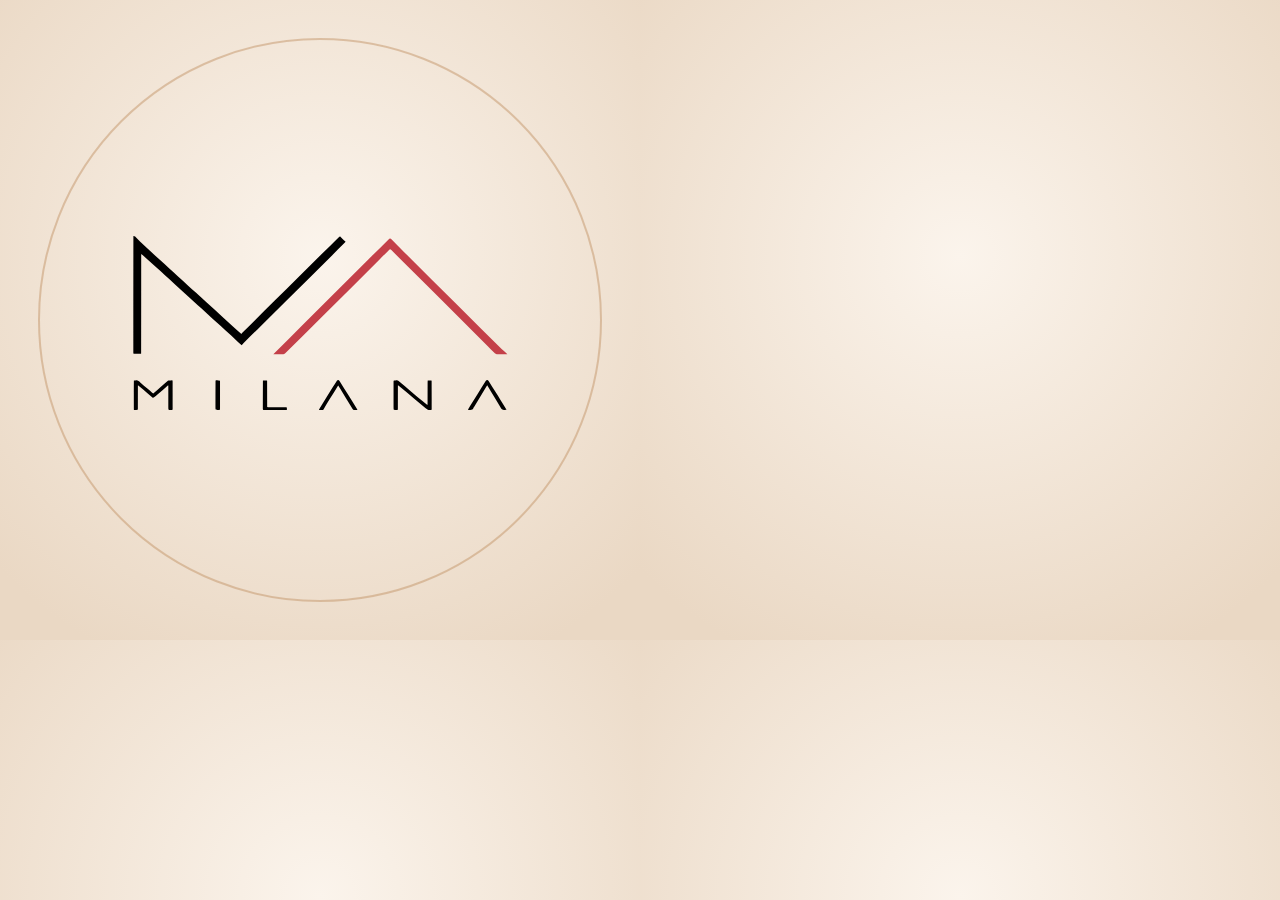
<file: app/brand-tools/channel-avatar.html>
<!doctype html><html><head><meta charset="utf-8"><style>
html,body{margin:0;width:640px;height:640px}
body{display:grid;place-items:center;background:radial-gradient(70% 70% at 50% 40%,#FBF4EC 0%,#EAD8C4 100%)}
.ring{width:560px;height:560px;border-radius:50%;border:2px solid rgba(196,149,106,.5);display:grid;place-items:center}
img{width:400px}
</style></head><body><div class="ring"><img src="../logo.svg"></div></body></html>
</file>
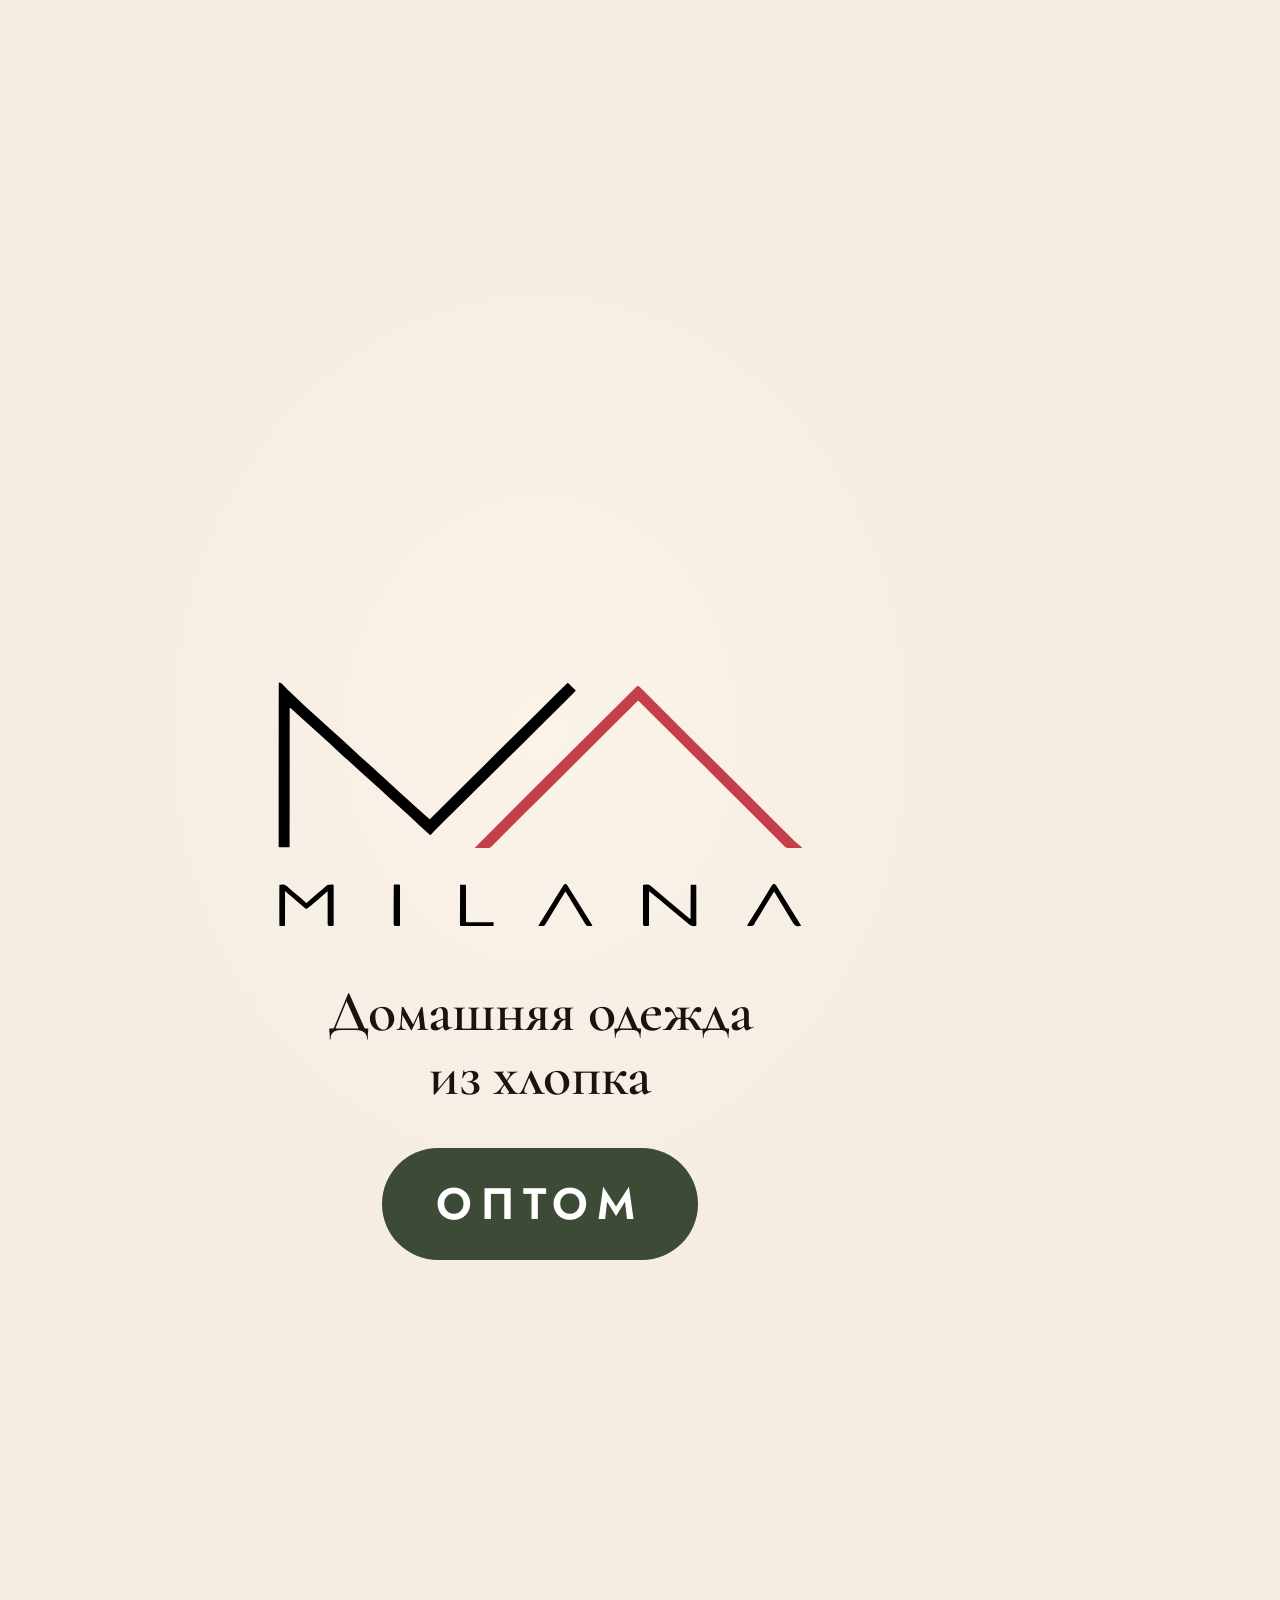
<file: app/brand-tools/promo.html>
<!doctype html>
<html lang="ru"><head><meta charset="utf-8">
<title>Milana — промо-видео</title>
<!--
  Промо-ролик 1080×1920 для статуса WhatsApp / сторис. Анимация задаётся временем:
  window.render(t) рисует кадр на секунде t (0…DURATION). Сборка в MP4 — brand-tools/promo-render.js.
  Параметры: ?spot=141,126,131  (три товара крупно)  &contact=+7 953 890-66-64
  Открыть в браузере без параметра ?frame — проигрывается в реальном времени для просмотра.
-->
<link rel="stylesheet" href="fonts/fonts.css">
<style>
:root{--bg:#F5EDE3;--card:#FBF7F2;--beige:#C4956A;--beige-l:#E8D5C0;--deep:#A87A52;--gd:#3D4A35;--red:#C44049;--dark:#1A1410;--muted:#7A6B5E}
*{box-sizing:border-box;margin:0;padding:0}
html,body{width:1080px;height:1920px;overflow:hidden;background:var(--bg);font-family:'Jost',sans-serif;color:var(--dark)}
#v{position:relative;width:1080px;height:1920px;overflow:hidden;background:radial-gradient(60% 40% at 50% 38%,#FBF3E9 0%,rgba(251,243,233,0) 70%),var(--bg)}
.layer{position:absolute;inset:0;will-change:opacity,transform}
.serif{font-family:'Cormorant Garamond',serif;font-weight:600;letter-spacing:-.01em}
/* 1. логотип */
#s1{display:flex;flex-direction:column;align-items:center;justify-content:center;gap:40px}
#mark{width:560px}
#s1 .t1{font-size:58px;text-align:center;line-height:1.1}
#s1 .pill{padding:24px 54px;border-radius:60px;background:var(--gd);color:#fff;font-size:44px;font-weight:600;letter-spacing:.2em}
/* 2. лента фото */
#cols{position:absolute;left:-140px;right:-140px;top:-300px;bottom:-300px;display:flex;gap:28px;justify-content:center;transform:rotate(-7deg)}
.col{width:330px;display:flex;flex-direction:column;gap:28px}
.col img{width:330px;height:440px;object-fit:cover;border-radius:36px;background:var(--beige-l);box-shadow:0 20px 40px -24px rgba(61,45,30,.6)}
#s2 .over{position:absolute;left:60px;right:60px;bottom:150px;padding:56px 56px 60px;border-radius:52px;background:rgba(251,247,242,.94);box-shadow:0 30px 60px -30px rgba(61,45,30,.5)}
#s2 h2{font-size:92px;line-height:.95}
#s2 .sub{font-size:40px;color:var(--muted);margin-top:22px}
/* 3. товары крупно */
.spot .card{position:absolute;left:110px;top:170px;width:860px;height:1150px;border-radius:64px;overflow:hidden;background:var(--beige-l);box-shadow:0 50px 90px -40px rgba(61,45,30,.6);border:10px solid #fff}
.spot .card img{width:100%;height:100%;object-fit:cover}
.spot .info{position:absolute;left:80px;right:80px;top:1390px}
.spot .meta{font-size:30px;letter-spacing:.14em;text-transform:uppercase;color:var(--deep);font-weight:600}
.spot h3{font-size:72px;line-height:1.02;margin:16px 0 30px}
.chips{display:flex;gap:18px}
.chip{border-radius:36px;padding:24px 32px;background:var(--card);font-size:30px;color:var(--muted);line-height:1.1}
.chip b{display:block;font-size:52px;color:var(--gd);font-weight:600;margin-top:6px}
.chip.main{background:var(--gd);color:var(--beige-l)}.chip.main b{color:#fff}
/* 4. преимущества */
#s4{padding:300px 80px 0}
#s4 h2{font-size:100px;line-height:.95;margin-bottom:70px}
.row{display:flex;align-items:center;gap:36px;padding:40px 44px;border-radius:44px;background:var(--card);margin-bottom:28px}
.row i{flex:none;width:96px;height:96px;border-radius:50%;background:var(--gd);color:#fff;display:grid;place-items:center;font-style:normal;font-size:48px;font-weight:600}
.row span{font-size:46px;line-height:1.15}
/* 5. контакты */
#s5{display:flex;flex-direction:column;align-items:center;justify-content:center;text-align:center;gap:34px;padding:0 70px}
#s5 img{width:420px}
#s5 h2{font-size:104px;line-height:.95}
#s5 .phone{font-size:78px;font-weight:600;color:var(--gd);padding:34px 56px;border-radius:70px;background:var(--card)}
#s5 .sub{font-size:42px;color:var(--muted);line-height:1.3}
#s5 .addr{font-size:34px;color:var(--muted)}
</style></head>
<body><div id="v">
  <div class="layer" id="s1"><img id="mark" src="../logo.svg" alt=""><div class="t1 serif">Домашняя одежда<br>из хлопка</div><div class="pill">ОПТОМ</div></div>
  <div class="layer" id="s2"><div id="cols"></div><div class="over"><h2 class="serif">Пижамы, сорочки,<br>туники, халаты</h2><div class="sub" id="s2sub"></div></div></div>
  <div id="spots"></div>
  <div class="layer" id="s4"><h2 class="serif">Почему магазины<br>берут Milana</h2>
    <div class="row"><i>1</i><span>Размерный ряд в&nbsp;каждой упаковке</span></div>
    <div class="row"><i>2</i><span>Отгрузка за&nbsp;24&nbsp;часа после оплаты</span></div>
    <div class="row"><i>3</i><span>Доставка по&nbsp;всей России</span></div>
    <div class="row"><i>4</i><span>Хлопок, фабрики Узбекистана</span></div></div>
  <div class="layer" id="s5"><img src="../logo.svg" alt=""><h2 class="serif">Каталог<br>и&nbsp;заказ</h2><div class="phone" id="phone"></div>
    <div class="sub">Напишите «ОПТ» в&nbsp;WhatsApp или Telegram&nbsp;— пришлём каталог с&nbsp;ценами</div>
    <div class="addr">Новосибирск, ТК «Восток», ряд 19, места 61–63</div></div>
</div>
<script src="../data.js"></script>
<script>
const q=new URLSearchParams(location.search), P=window.MILANA_PRODUCTS.filter(p=>p.id>14);
const by=id=>P.find(p=>p.id===+id);
const rub=n=>Math.round(n).toLocaleString('ru-RU')+' ₽';
const SPOT=(q.get('spot')||'141,126,131').split(',').map(by).filter(Boolean).slice(0,3);
document.getElementById('phone').textContent=q.get('contact')||'+7 953 890-66-64';
const HOME=P.filter(p=>['Пижамы','Сорочки','Туники','Халаты'].includes(p.cat));
document.getElementById('s2sub').textContent=`${HOME.length} моделей · упаковки по 6 шт с размерным рядом`;
/* лента: только фото Milana на моделях */
const pool=P.filter(p=>p.brand==='Milana'&&![155,156,159,121,128,133,136].includes(p.id));
const colsEl=document.getElementById('cols');
for(let c=0;c<4;c++){const col=document.createElement('div');col.className='col';
  for(let i=0;i<10;i++){const p=pool[(c*7+i*3)%pool.length];col.insertAdjacentHTML('beforeend',`<img src="../${p.img}" alt="">`)}colsEl.appendChild(col)}
document.getElementById('spots').innerHTML=SPOT.map((p,i)=>`<div class="layer spot" id="sp${i}">
  <div class="card"><img src="../${p.img}" alt=""></div>
  <div class="info"><div class="meta">Milana · ${p.cat} · арт. ${p.id}</div><h3 class="serif">${p.name}</h3>
  <div class="chips"><div class="chip main">Упаковка ${p.pack} шт<b>${rub(p.packPrice)}</b></div><div class="chip">Размерный ряд<b>${(p.sizes||'').replace('-','–')}</b></div></div></div></div>`).join('');

/* ── тайминг (секунды) ── */
/* длительности сцен: ?d=s1,s2,товар1,товар2,товар3,s4,s5 (подгоняются под озвучку) */
const D=(q.get('d')||'2.8,5,2.4,2.4,2.4,4,3.8').split(',').map(Number);
const E=D.reduce((a,x)=>(a.push(a[a.length-1]+x),a),[0]).slice(1);
const T={s1:[0,E[0]],s2:[E[0]-.2,E[1]],sp:[E[1]-.2,E[2],E[3],E[4]],s4:[E[4]-.2,E[5]],s5:[E[5]-.2,E[6]]};
const DURATION=E[6];
const clamp=(x,a=0,b=1)=>Math.max(a,Math.min(b,x));
const prog=(t,a,b)=>clamp((t-a)/(b-a));
const easeOut=x=>1-Math.pow(1-x,3), easeInOut=x=>x<.5?4*x*x*x:1-Math.pow(-2*x+2,3)/2;
const back=x=>{const c1=1.4,c3=c1+1;return 1+c3*Math.pow(x-1,3)+c1*Math.pow(x-1,2)};
const fade=(t,a,b,inD=.45,outD=.45)=>Math.min(easeOut(prog(t,a,a+inD)),1-easeOut(prog(t,b-outD,b)));
const $=s=>document.querySelector(s), $$=s=>[...document.querySelectorAll(s)];
function set(el,o,tr){el.style.opacity=o;el.style.transform=tr||'none';el.style.visibility=o<=0.001?'hidden':'visible'}

window.render=function(t){
  // 1. логотип
  const [a1,b1]=T.s1; set($('#s1'),fade(t,a1,b1,.01,.4));
  const m=easeOut(prog(t,.1,1.1)); $('#mark').style.transform=`scale(${.8+.2*m})`;$('#mark').style.opacity=m;
  $('#s1 .t1').style.opacity=easeOut(prog(t,.6,1.3));$('#s1 .t1').style.transform=`translateY(${40*(1-easeOut(prog(t,.6,1.3)))}px)`;
  const pp=prog(t,1.2,1.8); $('#s1 .pill').style.transform=`scale(${pp?back(pp):0})`;
  // 2. лента
  const [a2,b2]=T.s2; set($('#s2'),fade(t,a2,b2,.5,.4));
  $$('.col').forEach((c,i)=>{const dir=i%2?1:-1;const off=(t-a2)*95*dir+(dir>0?-900:0);c.style.transform=`translateY(${off}px)`});
  const ov=easeOut(prog(t,a2+.6,a2+1.3)); $('#s2 .over').style.transform=`translateY(${(1-ov)*120}px)`;$('#s2 .over').style.opacity=ov;
  // 3. товары
  SPOT.forEach((p,i)=>{const a=T.sp[i],b=T.sp[i+1]??T.sp[i]+2.4;const el=$('#sp'+i);
    const inP=easeOut(prog(t,a,a+.7)), outP=easeInOut(prog(t,b-.35,b+.2));
    set(el,Math.min(inP,1-outP*.999)>0?1:0);
    const card=el.querySelector('.card');const rot=(i%2?5:-5)*(1-inP)+(i%2?-1.5:1.5);
    card.style.transform=`translateX(${(1-inP)*1100-outP*1200}px) rotate(${rot}deg) scale(${1+.04*prog(t,a,b)})`;
    card.querySelector('img').style.transform=`scale(${1.06-.06*prog(t,a,b)})`;
    const info=el.querySelector('.info');info.style.opacity=easeOut(prog(t,a+.35,a+.9))*(1-outP);info.style.transform=`translateY(${(1-easeOut(prog(t,a+.35,a+.9)))*60}px)`;
    el.querySelectorAll('.chip').forEach((c,j)=>{const cp=prog(t,a+.6+j*.15,a+1.05+j*.15);c.style.transform=`scale(${cp?back(cp):0})`});
  });
  // 4. преимущества
  const [a4,b4]=T.s4; set($('#s4'),fade(t,a4,b4,.4,.4));
  $('#s4 h2').style.transform=`translateY(${(1-easeOut(prog(t,a4,a4+.6)))*60}px)`;
  const st=Math.min(1.3,Math.max(.35,(b4-a4-1.6)/4));
  $$('#s4 .row').forEach((r,i)=>{const rp=easeOut(prog(t,a4+.4+i*st,a4+.95+i*st));r.style.opacity=rp;r.style.transform=`translateX(${(1-rp)*-700}px)`});
  // 5. контакты
  const [a5]=T.s5; const f5=easeOut(prog(t,a5,a5+.6)); set($('#s5'),f5);
  $('#s5 img').style.transform=`scale(${.85+.15*f5})`;
  const ph=prog(t,a5+.5,a5+1.1); $('#phone').style.transform=`scale(${ph?back(ph):0})`;
  $('#s5 .sub').style.opacity=easeOut(prog(t,a5+.9,a5+1.5));$('#s5 .addr').style.opacity=easeOut(prog(t,a5+1.1,a5+1.7));
  const pulse=t>a5+1.6?1+.025*Math.sin((t-a5)*5):1; if(ph>=1)$('#phone').style.transform=`scale(${pulse})`;
};
window.DURATION=DURATION;
window.ready=Promise.all([document.fonts.ready,...[...document.images].map(i=>i.decode?i.decode().catch(()=>{}):0)]);
render(0);
if(!q.has('frame')){const t0=performance.now();(function loop(){render(((performance.now()-t0)/1000)%DURATION);requestAnimationFrame(loop)})()}
</script></body></html>
</file>
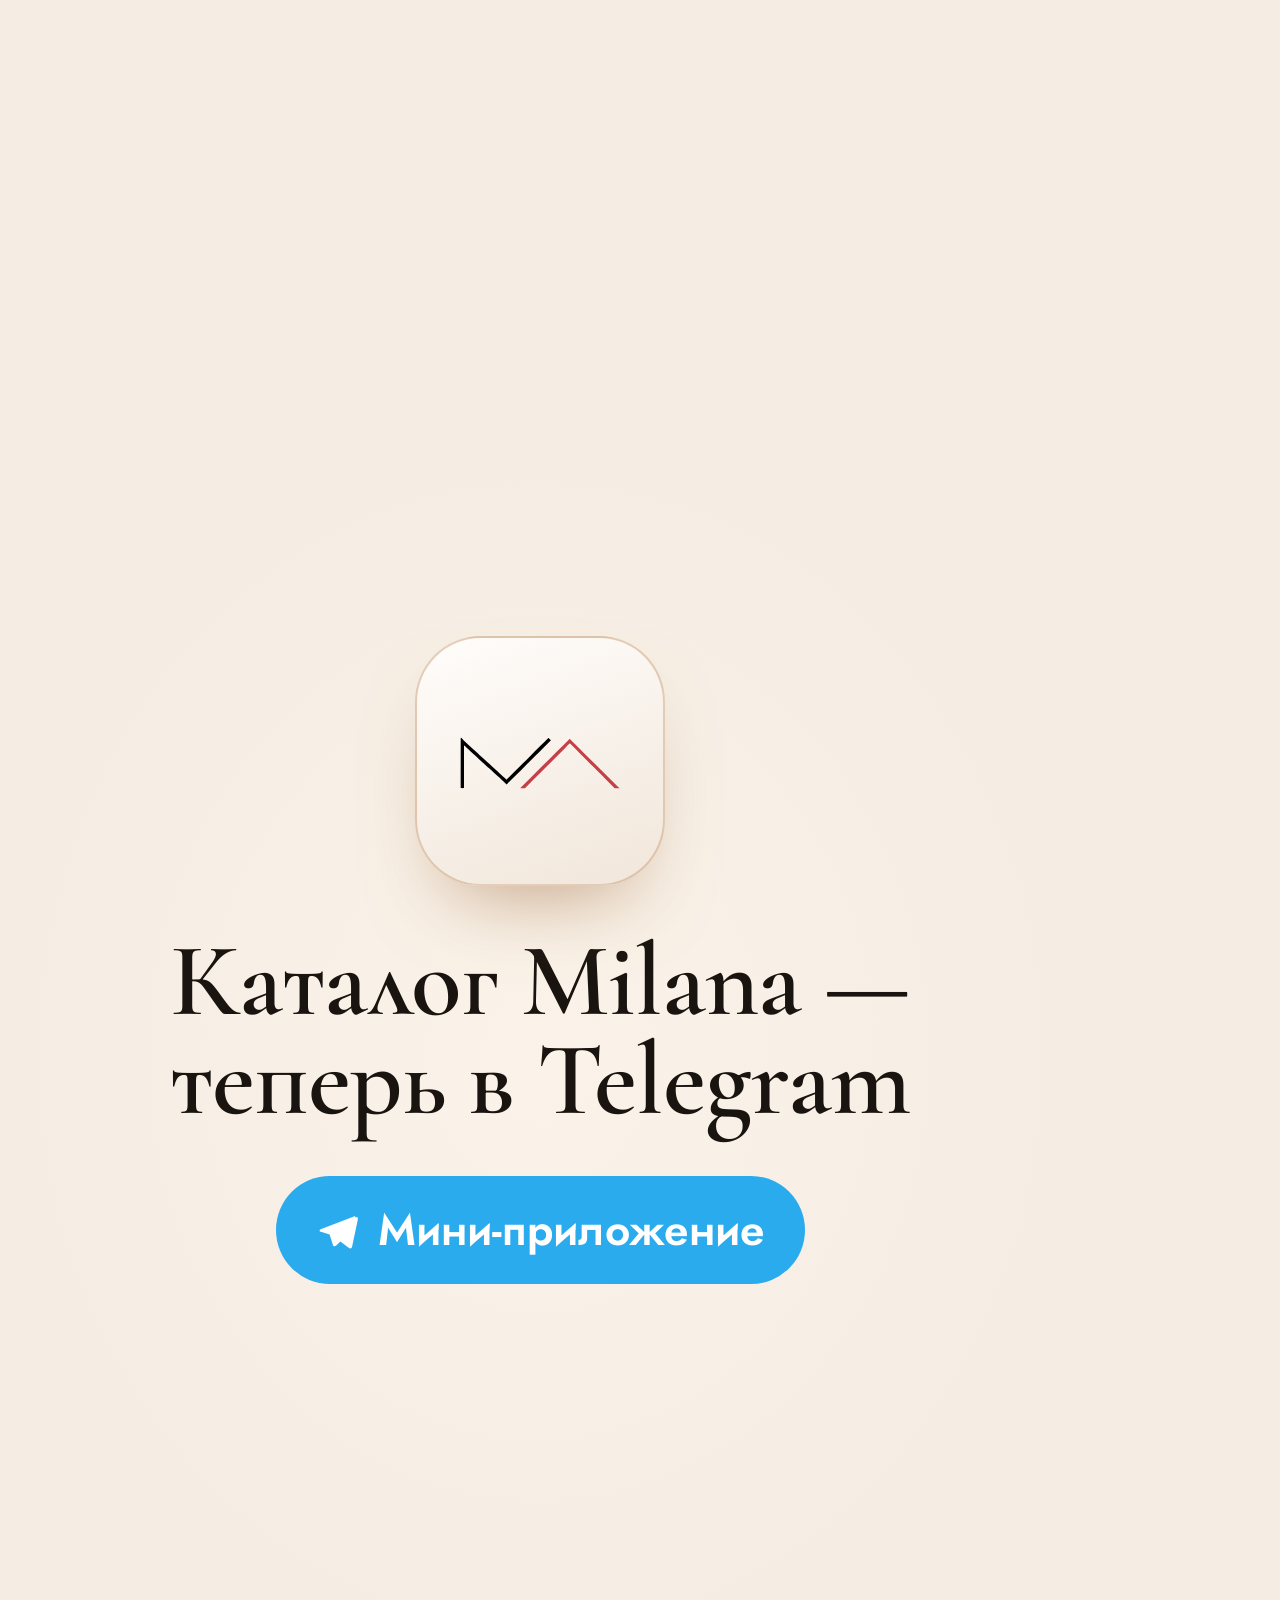
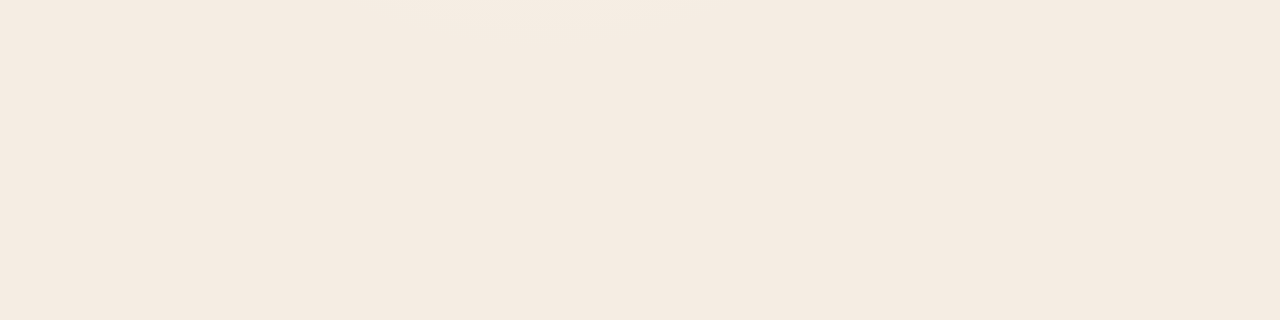
<file: app/brand-tools/appvideo/scene.html>
<!doctype html>
<html lang="ru"><head><meta charset="utf-8">
<title>Milana — ролик про мини-апп</title>
<!-- Ролик 1080×1920: телефон с реальными экранами мини-аппа (shots/, снимает capture.js).
     window.render(t) — кадр на секунде t. ?d=8 длительностей сцен (подгоняются под озвучку).
     ?contact=+7 953 890-66-64  ?link=текст под QR -->
<link rel="stylesheet" href="../fonts/fonts.css">
<style>
:root{--bg:#F5EDE3;--card:#FBF7F2;--deep:#A87A52;--gd:#3D4A35;--beige-l:#E8D5C0;--dark:#1A1410;--muted:#7A6B5E;--red:#C44049}
*{box-sizing:border-box;margin:0;padding:0}
html,body{width:1080px;height:1920px;overflow:hidden;background:var(--bg);font-family:'Jost',sans-serif;color:var(--dark)}
#v{position:relative;width:1080px;height:1920px;overflow:hidden;background:radial-gradient(70% 45% at 50% 55%,#FBF3E9 0%,rgba(251,243,233,0) 70%),var(--bg)}
.serif{font-family:'Cormorant Garamond',serif;font-weight:600;letter-spacing:-.01em}
/* заголовок-хук */
#hook{position:absolute;left:0;right:0;top:0;bottom:0;display:flex;flex-direction:column;align-items:center;justify-content:center;gap:46px;text-align:center}
#icon{width:250px;height:250px;border-radius:66px;display:grid;place-items:center;background:linear-gradient(160deg,#FFFDFB,#F1E6DA);border:2px solid rgba(196,149,106,.45);box-shadow:0 40px 80px -36px rgba(168,122,82,.7)}
#icon img{width:170px}
#hook h1{font-size:104px;line-height:.95}
#hook .tg{display:inline-flex;align-items:center;gap:18px;padding:22px 40px;border-radius:60px;background:#2AABEE;color:#fff;font-size:44px;font-weight:600}
/* подписи */
#cap{position:absolute;left:70px;right:70px;top:96px;text-align:center}
#cap h2{font-size:76px;line-height:1}
#cap p{font-size:36px;color:var(--muted);margin-top:14px}
/* телефон */
#phone{position:absolute;left:210px;top:380px;width:660px;height:1446px;border-radius:96px;background:#1C1714;padding:20px;box-shadow:0 60px 120px -50px rgba(40,28,18,.75),inset 0 0 0 3px #3A322C;transform-origin:50% 0}
#screen{position:relative;width:620px;height:1406px;border-radius:78px;overflow:hidden;background:var(--bg)}
#island{position:absolute;top:22px;left:50%;transform:translateX(-50%);width:190px;height:54px;border-radius:30px;background:#000;z-index:20}
.tgbar{position:absolute;top:96px;left:22px;right:22px;display:flex;justify-content:space-between;z-index:15}
.tgbar span{height:54px;border-radius:27px;background:rgba(40,32,26,.55);color:#fff;font-size:24px;display:flex;align-items:center;gap:10px;padding:0 22px;backdrop-filter:blur(6px)}
#vp{position:absolute;left:0;top:64px;width:620px;height:1342px;overflow:hidden}
#sbar{position:absolute;left:0;top:0;width:620px;height:64px;background:#F5EDE3;z-index:18;display:flex;align-items:center;justify-content:space-between;padding:8px 48px 0;font-size:24px;font-weight:600;color:#1A1410}
.shot{position:absolute;left:0;top:0;width:620px;will-change:transform,opacity}
.shot.full{height:1342px;object-fit:cover;object-position:top}
#tabbar,#tabbar2{position:absolute;left:0;top:1167px;width:620px;z-index:10}
#botmask{position:absolute;left:0;right:0;top:1150px;bottom:0;z-index:9;background:linear-gradient(to bottom,rgba(245,237,227,0) 0,#F5EDE3 70px)}
#tap{position:absolute;width:110px;height:110px;margin:-55px 0 0 -55px;border-radius:50%;background:rgba(61,74,53,.28);border:4px solid rgba(255,255,255,.9);z-index:30;pointer-events:none}
/* финал */
#cta{position:absolute;left:70px;right:70px;top:1010px;padding:50px;border-radius:56px;background:var(--card);box-shadow:0 40px 80px -40px rgba(61,45,30,.55);display:flex;gap:44px;align-items:center}
#cta img.qr{width:300px;height:300px;border-radius:24px}
#cta h3{font-size:64px;line-height:1}
#cta p{font-size:34px;color:var(--muted);margin-top:16px;line-height:1.3}
#cta b{color:var(--gd)}
#endlogo{position:absolute;left:50%;bottom:120px;width:330px;transform:translateX(-50%)}
</style></head>
<body><div id="v">
  <div id="hook"><div id="icon"><img src="../../mark.svg" alt=""></div><h1 class="serif">Каталог Milana —<br>теперь в&nbsp;Telegram</h1><div class="tg"><svg width="44" height="44" viewBox="0 0 24 24" fill="#fff"><path d="M21.4 4.3 2.9 11.4c-1.3.5-1.2 1.3-.2 1.6l4.7 1.5 1.8 5.6c.2.6.4.8.9.8.4 0 .6-.2.9-.4l2.3-2.2 4.7 3.5c.9.5 1.5.2 1.7-.8l3.1-14.6c.3-1.3-.5-1.9-1.4-1.1z"/></svg>Мини-приложение</div></div>
  <div id="cap"><h2 class="serif" id="capH"></h2><p id="capP"></p></div>
  <div id="phone"><div id="screen">
    <div id="island"></div>
    <div id="sbar"><span>9:41</span><span>●●●● &nbsp;▮</span></div>
    <div id="vp">
    
    <img class="shot full" id="sLoader" src="shots/1-loader.webp">
    <img class="shot full" id="sHome" src="shots/2-home.webp">
    <img class="shot full" id="sHome2" src="shots/3-home2.webp">
    <img class="shot" id="sCat" src="shots/5-catalog-full.webp">
    <div id="botmask"></div>
    <img id="tabbar" src="shots/6-tabbar.png">
    <img id="tabbar2" src="shots/6-tabbar-cart.png">
    <img class="shot full" id="sProd" src="shots/7-product.webp">
    <img class="shot full" id="sCart" src="shots/8-cart.webp">
    <img class="shot full" id="sCart2" src="shots/9-cart-bottom.webp">
    <img class="shot full" id="sDone" src="shots/10-done.webp">
    </div>
    <div id="tap"></div>
  </div></div>
  <div id="cta"><img class="qr" src="qr-app.png" alt=""><div><h3 class="serif">Откройте каталог</h3><p>Наведите камеру на QR-код или напишите нам:</p><p style="white-space:nowrap;margin-top:8px"><b id="contact"></b></p></div></div>
  <img id="endlogo" src="../../logo.svg" alt="">
</div>
<script>
const q=new URLSearchParams(location.search);
document.getElementById('contact').textContent=q.get('contact')||'+7 953 890-66-64';
const D=(q.get('d')||'3.4,4.2,5.4,4.6,4.8,4.4,5.2,0').split(',').map(Number);
const E=D.reduce((a,x)=>(a.push(a[a.length-1]+x),a),[0]); // начала сцен
const S=i=>[E[i],E[i+1]];
const DURATION=E[E.length-1]+ (D[7]||0);
let BOX={};fetch('shots/boxes.json').then(r=>r.json()).then(b=>BOX=b);
const K=620/390; // css-пиксель приложения → пиксель экрана
const clamp=(x,a=0,b=1)=>Math.max(a,Math.min(b,x)), prog=(t,a,b)=>clamp((t-a)/(b-a));
const eo=x=>1-Math.pow(1-x,3), eio=x=>x<.5?4*x*x*x:1-Math.pow(-2*x+2,3)/2;
const back=x=>{const c1=1.4,c3=c1+1;return 1+c3*Math.pow(x-1,3)+c1*Math.pow(x-1,2)};
const $=s=>document.getElementById(s);
const show=(id,o,ty=0)=>{const e=$(id);e.style.opacity=o;e.style.visibility=o<=.001?'hidden':'visible';e.style.transform=`translateY(${ty}px)`};
const CAPS=[null,['Открывается прямо в Telegram','Весь ассортимент в одном месте'],['Все модели — с ценой за упаковку','Пижамы, сорочки, туники, халаты'],
 ['Размерный ряд в каждой упаковке','Выберите количество — и в корзину'],['Заказ из разных моделей','Самовывоз, СДЭК, «Энергия», «Байт-Транзит»'],
 ['Заказ уходит менеджеру','Одним сообщением — останется отправить'],null];
let lastCap=-1;
function caption(t){let i=-1;for(let k=1;k<=5;k++)if(t>=E[k]-.1&&t<E[k+1]-.1)i=k;
  const el=$('cap');if(i<0){el.style.opacity=0;return}
  if(i!==lastCap){$('capH').textContent=CAPS[i][0];$('capP').textContent=CAPS[i][1];lastCap=i}
  const p=eo(prog(t,E[i]-.1,E[i]+.4)), out=1-eo(prog(t,E[i+1]-.45,E[i+1]-.1));el.style.opacity=Math.min(p,out);el.style.transform=`translateY(${(1-p)*30}px)`}
function tap(t,at,pt){const e=$('tap');if(!pt){e.style.opacity=0;return}const p=prog(t,at,at+.55);
  e.style.left=pt.x*K+'px';e.style.top=(pt.y*K+64)+'px';e.style.opacity=p>0&&p<1?(1-p):0;e.style.transform=`scale(${.6+.8*p})`}

window.render=function(t){
  // 0. хук
  const [h0,h1]=S(0);const hk=$('hook');const hin=eo(prog(t,0,.6)),hout=eio(prog(t,h1-.6,h1));
  hk.style.opacity=hin*(1-hout);hk.style.transform=`translateY(${-hout*200}px)`;hk.style.visibility=hin*(1-hout)>0?'visible':'hidden';
  const ic=prog(t,.1,.8);$('icon').style.transform=`scale(${ic?back(ic):0}) rotate(${(1-eo(ic))*-12}deg)`;
  // телефон: въезд снизу, в финале уменьшается вверх
  const pin=eo(prog(t,h1-.6,h1+.4));const [f0]=S(6);const fin=eio(prog(t,f0,f0+.9));
  $('phone').style.transform=`translateY(${(1-pin)*1700 - fin*310}px) scale(${1-fin*.42})`;
  caption(t);
  // 1. загрузка → главная
  const [a1,b1]=S(1);show('sLoader',t<a1+1.1?1:0);show('sHome',eo(prog(t,a1+.9,a1+1.4)));
  const hs=eio(prog(t,a1+2.3,b1-.2));show('sHome2',hs);
  
  // 2. каталог: тап по вкладке, лента прокручивается
  const [a2,b2]=S(2);tap(t,a2+.1,BOX.tabCatalog);
  const cIn=eo(prog(t,a2+.4,a2+.8));const scroll=eio(prog(t,a2+1.2,b2-.3))*2600;
  show('sCat',cIn,-scroll);const tbOn=(t>=a1+.9&&t<S(3)[0]+.3), tb2=(t>=S(4)[0]&&t<S(5)[0]);$('tabbar').style.opacity=tbOn?1:0;$('tabbar2').style.opacity=tb2?1:0;$('botmask').style.opacity=(tbOn||tb2)?1:0;
  // 3. товар: лист снизу, тап «Добавить упаковку»
  const [a3,b3]=S(3);const pr=eo(prog(t,a3+.2,a3+.75));show('sProd',pr,(1-pr)*60);tap(t,a3+2.2,BOX.addBtn);
  // 4. корзина
  const [a4,b4]=S(4);const ca=eo(prog(t,a4,a4+.5));show('sCart',ca);const cb=eio(prog(t,a4+1.8,a4+2.6));show('sCart2',cb);tap(t,b4-.75,BOX.orderBtn);
  // 5. готово
  const [a5,b5]=S(5);const dn=eo(prog(t,a5,a5+.6));show('sDone',dn,(1-dn)*60);
  if(t>=a5){['sCart','sCart2'].forEach(id=>$(id).style.opacity=1)}
  // 6. финал
  const cta=eo(prog(t,f0+.5,f0+1.2));const el=$('cta');el.style.opacity=cta;el.style.transform=`translateY(${(1-cta)*120}px)`;
  const lg=eo(prog(t,f0+.9,f0+1.5));$('endlogo').style.opacity=lg;
};
window.DURATION=E[7];
window.ready=Promise.all([document.fonts.ready,fetch('shots/boxes.json').then(r=>r.json()).then(b=>BOX=b),...[...document.images].map(i=>i.decode?i.decode().catch(()=>{}):0)]);
render(0);
if(!q.has('frame')){const t0=performance.now();(function loop(){render(((performance.now()-t0)/1000)%window.DURATION);requestAnimationFrame(loop)})()}
</script></body></html>
</file>
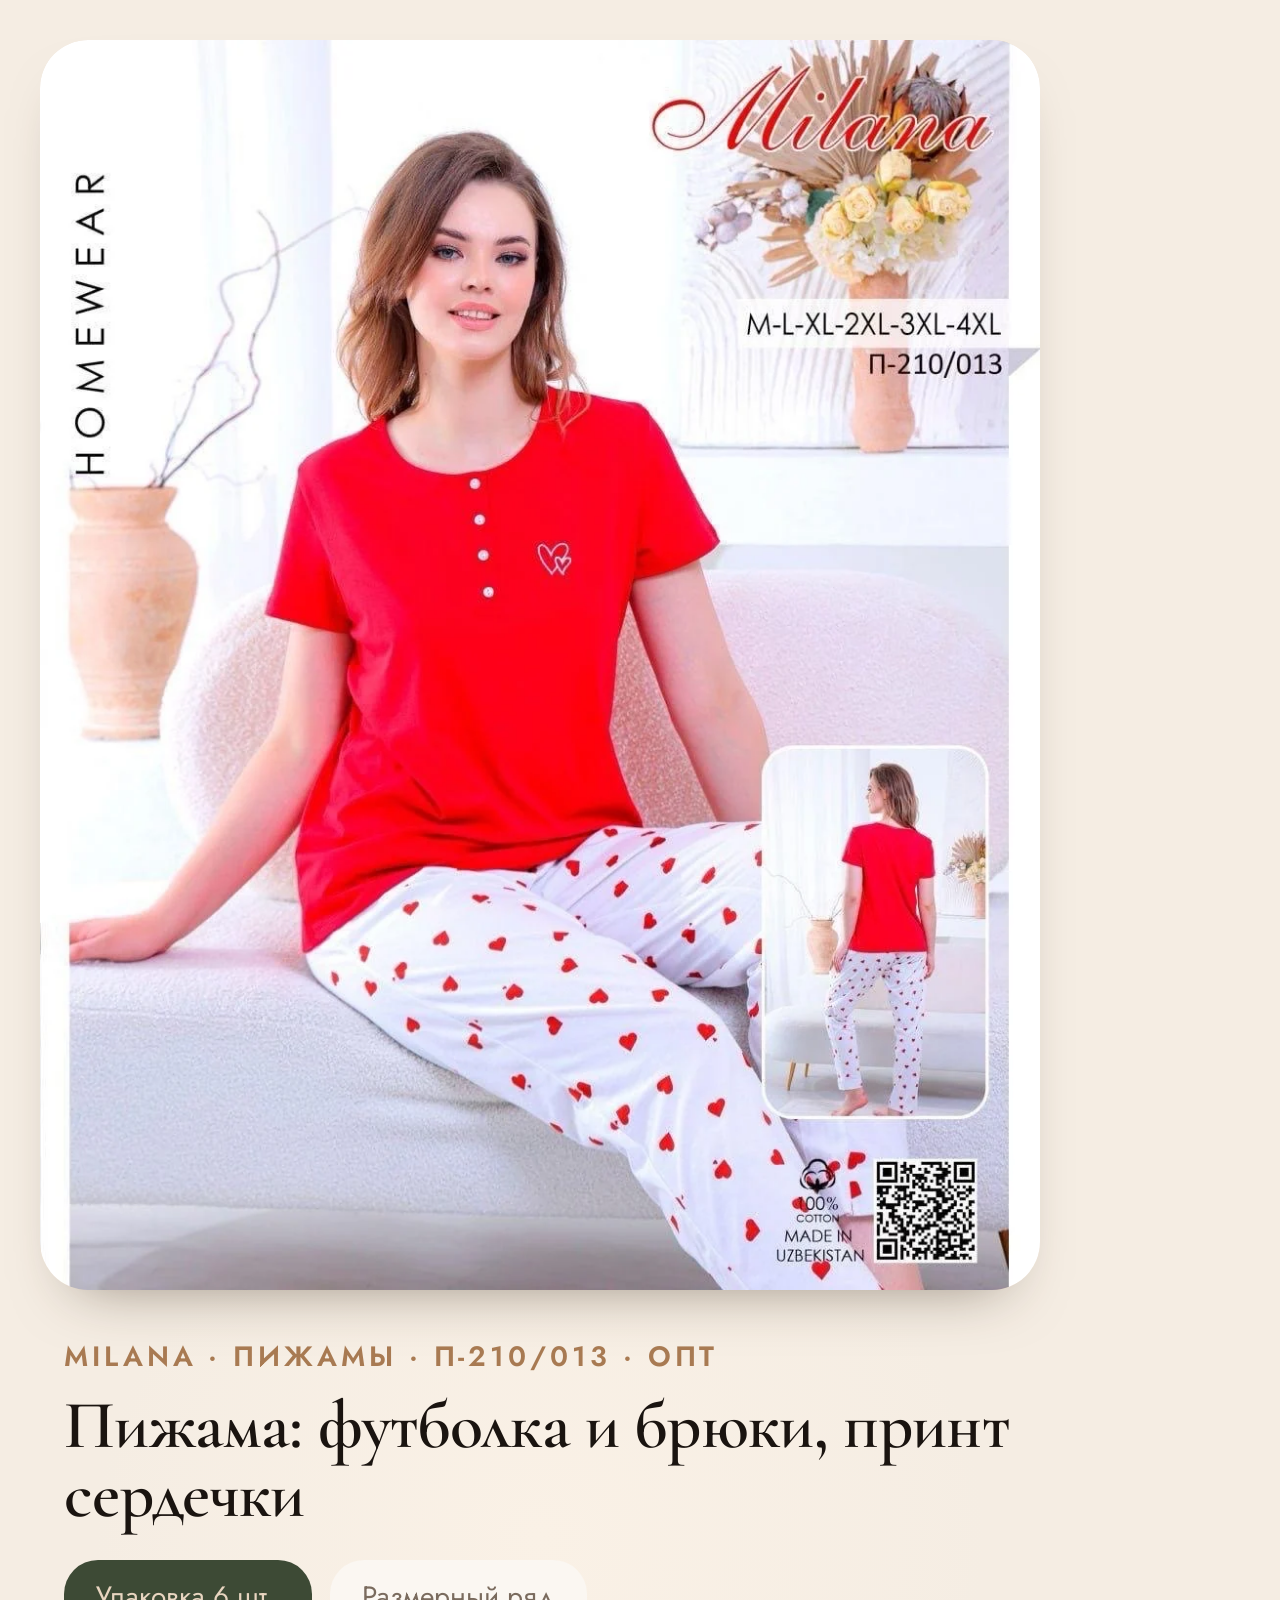
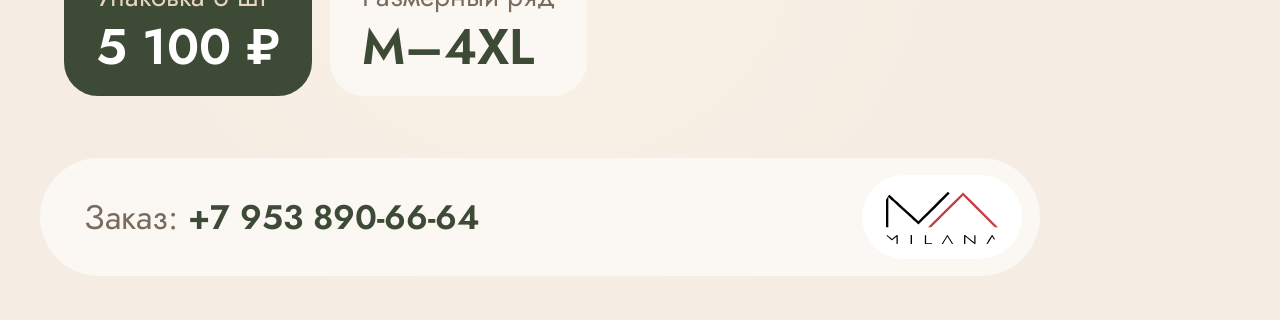
<file: app/brand-tools/stories/story.html>
<!doctype html>
<html lang="ru"><head><meta charset="utf-8">
<title>Milana — карточка сторис</title>
<!-- Карточка для статуса WhatsApp / сторис 1080×1920. ?n=1 — номер из stories.json.
     Рендер всех: node render-stories.js out/  (сервер из папки app/ на порту 8765) -->
<link rel="stylesheet" href="../fonts/fonts.css">
<style>
:root{--bg:#F5EDE3;--card:#FBF7F2;--deep:#A87A52;--gd:#3D4A35;--beige-l:#E8D5C0;--dark:#1A1410;--muted:#7A6B5E}
*{box-sizing:border-box;margin:0;padding:0}
html,body{width:1080px;height:1920px;overflow:hidden;background:var(--bg);font-family:'Jost',sans-serif;color:var(--dark)}
.c{position:relative;width:1080px;height:1920px;background:radial-gradient(60% 30% at 50% 80%,#FAF1E6 0%,rgba(250,241,230,0) 70%),var(--bg)}
.ph{position:absolute;left:40px;top:40px;width:1000px;height:1250px;border-radius:48px;overflow:hidden;background:var(--beige-l);box-shadow:0 30px 60px -36px rgba(61,45,30,.55)}
.ph img{width:100%;height:100%;object-fit:cover}
.info{position:absolute;left:64px;right:64px;top:1336px}
.meta{font-size:28px;letter-spacing:.14em;text-transform:uppercase;color:var(--deep);font-weight:600}
h1{font-family:'Cormorant Garamond',serif;font-weight:600;font-size:68px;line-height:1.02;margin:14px 0 30px;letter-spacing:-.01em}
.chips{display:flex;gap:18px}
.chip{border-radius:34px;padding:22px 32px;background:var(--card);font-size:28px;color:var(--muted);line-height:1.1}
.chip b{display:block;font-size:50px;color:var(--gd);font-weight:600;margin-top:6px}
.chip.main{background:var(--gd);color:var(--beige-l)}.chip.main b{color:#fff}
.cta{position:absolute;left:40px;right:40px;bottom:44px;height:118px;border-radius:59px;background:var(--card);display:flex;align-items:center;justify-content:space-between;padding:0 18px 0 44px}
.cta span{font-size:34px;color:var(--muted)}.cta b{color:var(--gd);font-weight:600}
.cta img{height:84px;padding:12px 20px;background:#fff;border-radius:42px}
</style></head>
<body><div id="root"></div>
<script>
fetch('stories.json').then(r=>r.json()).then(list=>{
  const n=+(new URLSearchParams(location.search).get('n')||1), s=list.find(x=>x.n===n)||list[0];
  const rub=v=>v.toLocaleString('ru-RU')+' ₽', esc=t=>String(t).replace(/[&<>"]/g,c=>({'&':'&amp;','<':'&lt;','>':'&gt;','"':'&quot;'}[c]));
  const contact=new URLSearchParams(location.search).get('contact')||'+7 953 890-66-64';
  document.getElementById('root').innerHTML=`<div class="c"><div class="ph"><img src="${s.img}" alt=""></div>
   <div class="info"><div class="meta">Milana · ${esc(s.cat)}${s.code?' · '+esc(s.code):''} · опт</div><h1>${esc(s.name)}</h1>
   <div class="chips"><div class="chip main">Упаковка ${s.pack} шт<b>${rub(s.price*s.pack)}</b></div><div class="chip">Размерный ряд<b>${esc(s.sizes)}</b></div></div></div>
   <div class="cta"><span>Заказ: <b>${esc(contact)}</b></span><img src="../../logo.svg" alt="Milana"></div></div>`;
  document.body.dataset.ready=1;
});
</script></body></html>
</file>
<file: app/brand-tools/fonts/fonts.css>
/* jost-cyrillic-400-normal */
@font-face {
  font-family: 'Jost';
  font-style: normal;
  font-display: swap;
  font-weight: 400;
  src: url(./files/jost-cyrillic-400-normal.woff2) format('woff2');
  unicode-range: U+0301,U+0400-045F,U+0490-0491,U+04B0-04B1,U+2116;
}
/* jost-latin-ext-400-normal */
@font-face {
  font-family: 'Jost';
  font-style: normal;
  font-display: swap;
  font-weight: 400;
  src: url(./files/jost-latin-ext-400-normal.woff2) format('woff2');
  unicode-range: U+0100-02BA,U+02BD-02C5,U+02C7-02CC,U+02CE-02D7,U+02DD-02FF,U+0304,U+0308,U+0329,U+1D00-1DBF,U+1E00-1E9F,U+1EF2-1EFF,U+2020,U+20A0-20AB,U+20AD-20C0,U+2113,U+2C60-2C7F,U+A720-A7FF;
}
/* jost-latin-400-normal */
@font-face {
  font-family: 'Jost';
  font-style: normal;
  font-display: swap;
  font-weight: 400;
  src: url(./files/jost-latin-400-normal.woff2) format('woff2');
  unicode-range: U+0000-00FF,U+0131,U+0152-0153,U+02BB-02BC,U+02C6,U+02DA,U+02DC,U+0304,U+0308,U+0329,U+2000-206F,U+20AC,U+2122,U+2191,U+2193,U+2212,U+2215,U+FEFF,U+FFFD;
}
/* jost-cyrillic-500-normal */
@font-face {
  font-family: 'Jost';
  font-style: normal;
  font-display: swap;
  font-weight: 500;
  src: url(./files/jost-cyrillic-500-normal.woff2) format('woff2');
  unicode-range: U+0301,U+0400-045F,U+0490-0491,U+04B0-04B1,U+2116;
}
/* jost-latin-ext-500-normal */
@font-face {
  font-family: 'Jost';
  font-style: normal;
  font-display: swap;
  font-weight: 500;
  src: url(./files/jost-latin-ext-500-normal.woff2) format('woff2');
  unicode-range: U+0100-02BA,U+02BD-02C5,U+02C7-02CC,U+02CE-02D7,U+02DD-02FF,U+0304,U+0308,U+0329,U+1D00-1DBF,U+1E00-1E9F,U+1EF2-1EFF,U+2020,U+20A0-20AB,U+20AD-20C0,U+2113,U+2C60-2C7F,U+A720-A7FF;
}
/* jost-latin-500-normal */
@font-face {
  font-family: 'Jost';
  font-style: normal;
  font-display: swap;
  font-weight: 500;
  src: url(./files/jost-latin-500-normal.woff2) format('woff2');
  unicode-range: U+0000-00FF,U+0131,U+0152-0153,U+02BB-02BC,U+02C6,U+02DA,U+02DC,U+0304,U+0308,U+0329,U+2000-206F,U+20AC,U+2122,U+2191,U+2193,U+2212,U+2215,U+FEFF,U+FFFD;
}
/* jost-cyrillic-600-normal */
@font-face {
  font-family: 'Jost';
  font-style: normal;
  font-display: swap;
  font-weight: 600;
  src: url(./files/jost-cyrillic-600-normal.woff2) format('woff2');
  unicode-range: U+0301,U+0400-045F,U+0490-0491,U+04B0-04B1,U+2116;
}
/* jost-latin-ext-600-normal */
@font-face {
  font-family: 'Jost';
  font-style: normal;
  font-display: swap;
  font-weight: 600;
  src: url(./files/jost-latin-ext-600-normal.woff2) format('woff2');
  unicode-range: U+0100-02BA,U+02BD-02C5,U+02C7-02CC,U+02CE-02D7,U+02DD-02FF,U+0304,U+0308,U+0329,U+1D00-1DBF,U+1E00-1E9F,U+1EF2-1EFF,U+2020,U+20A0-20AB,U+20AD-20C0,U+2113,U+2C60-2C7F,U+A720-A7FF;
}
/* jost-latin-600-normal */
@font-face {
  font-family: 'Jost';
  font-style: normal;
  font-display: swap;
  font-weight: 600;
  src: url(./files/jost-latin-600-normal.woff2) format('woff2');
  unicode-range: U+0000-00FF,U+0131,U+0152-0153,U+02BB-02BC,U+02C6,U+02DA,U+02DC,U+0304,U+0308,U+0329,U+2000-206F,U+20AC,U+2122,U+2191,U+2193,U+2212,U+2215,U+FEFF,U+FFFD;
}
/* cormorant-garamond-cyrillic-ext-500-normal */
@font-face {
  font-family: 'Cormorant Garamond';
  font-style: normal;
  font-display: swap;
  font-weight: 500;
  src: url(./files/cormorant-garamond-cyrillic-ext-500-normal.woff2) format('woff2');
  unicode-range: U+0460-052F,U+1C80-1C8A,U+20B4,U+2DE0-2DFF,U+A640-A69F,U+FE2E-FE2F;
}
/* cormorant-garamond-cyrillic-500-normal */
@font-face {
  font-family: 'Cormorant Garamond';
  font-style: normal;
  font-display: swap;
  font-weight: 500;
  src: url(./files/cormorant-garamond-cyrillic-500-normal.woff2) format('woff2');
  unicode-range: U+0301,U+0400-045F,U+0490-0491,U+04B0-04B1,U+2116;
}
/* cormorant-garamond-latin-ext-500-normal */
@font-face {
  font-family: 'Cormorant Garamond';
  font-style: normal;
  font-display: swap;
  font-weight: 500;
  src: url(./files/cormorant-garamond-latin-ext-500-normal.woff2) format('woff2');
  unicode-range: U+0100-02BA,U+02BD-02C5,U+02C7-02CC,U+02CE-02D7,U+02DD-02FF,U+0304,U+0308,U+0329,U+1D00-1DBF,U+1E00-1E9F,U+1EF2-1EFF,U+2020,U+20A0-20AB,U+20AD-20C0,U+2113,U+2C60-2C7F,U+A720-A7FF;
}
/* cormorant-garamond-latin-500-normal */
@font-face {
  font-family: 'Cormorant Garamond';
  font-style: normal;
  font-display: swap;
  font-weight: 500;
  src: url(./files/cormorant-garamond-latin-500-normal.woff2) format('woff2');
  unicode-range: U+0000-00FF,U+0131,U+0152-0153,U+02BB-02BC,U+02C6,U+02DA,U+02DC,U+0304,U+0308,U+0329,U+2000-206F,U+20AC,U+2122,U+2191,U+2193,U+2212,U+2215,U+FEFF,U+FFFD;
}
/* cormorant-garamond-cyrillic-ext-600-normal */
@font-face {
  font-family: 'Cormorant Garamond';
  font-style: normal;
  font-display: swap;
  font-weight: 600;
  src: url(./files/cormorant-garamond-cyrillic-ext-600-normal.woff2) format('woff2');
  unicode-range: U+0460-052F,U+1C80-1C8A,U+20B4,U+2DE0-2DFF,U+A640-A69F,U+FE2E-FE2F;
}
/* cormorant-garamond-cyrillic-600-normal */
@font-face {
  font-family: 'Cormorant Garamond';
  font-style: normal;
  font-display: swap;
  font-weight: 600;
  src: url(./files/cormorant-garamond-cyrillic-600-normal.woff2) format('woff2');
  unicode-range: U+0301,U+0400-045F,U+0490-0491,U+04B0-04B1,U+2116;
}
/* cormorant-garamond-latin-ext-600-normal */
@font-face {
  font-family: 'Cormorant Garamond';
  font-style: normal;
  font-display: swap;
  font-weight: 600;
  src: url(./files/cormorant-garamond-latin-ext-600-normal.woff2) format('woff2');
  unicode-range: U+0100-02BA,U+02BD-02C5,U+02C7-02CC,U+02CE-02D7,U+02DD-02FF,U+0304,U+0308,U+0329,U+1D00-1DBF,U+1E00-1E9F,U+1EF2-1EFF,U+2020,U+20A0-20AB,U+20AD-20C0,U+2113,U+2C60-2C7F,U+A720-A7FF;
}
/* cormorant-garamond-latin-600-normal */
@font-face {
  font-family: 'Cormorant Garamond';
  font-style: normal;
  font-display: swap;
  font-weight: 600;
  src: url(./files/cormorant-garamond-latin-600-normal.woff2) format('woff2');
  unicode-range: U+0000-00FF,U+0131,U+0152-0153,U+02BB-02BC,U+02C6,U+02DA,U+02DC,U+0304,U+0308,U+0329,U+2000-206F,U+20AC,U+2122,U+2191,U+2193,U+2212,U+2215,U+FEFF,U+FFFD;
}
</file>
